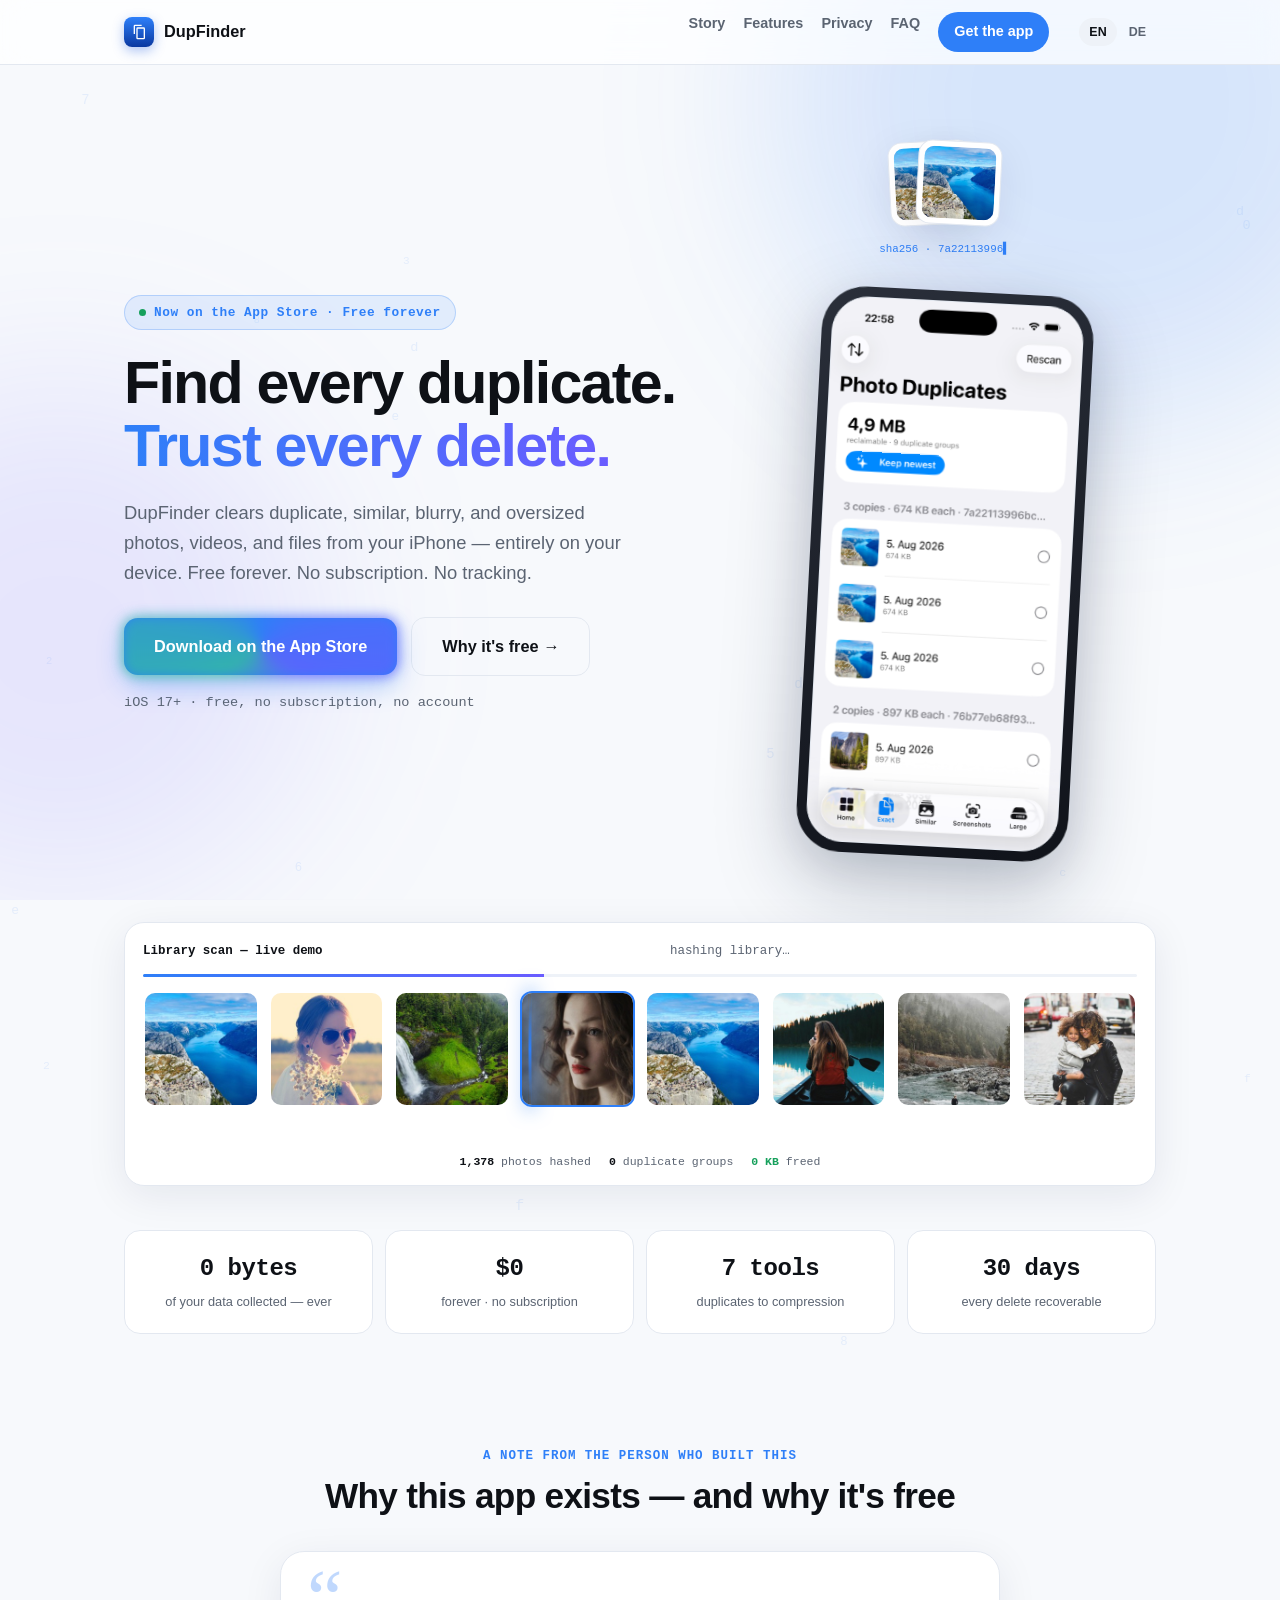
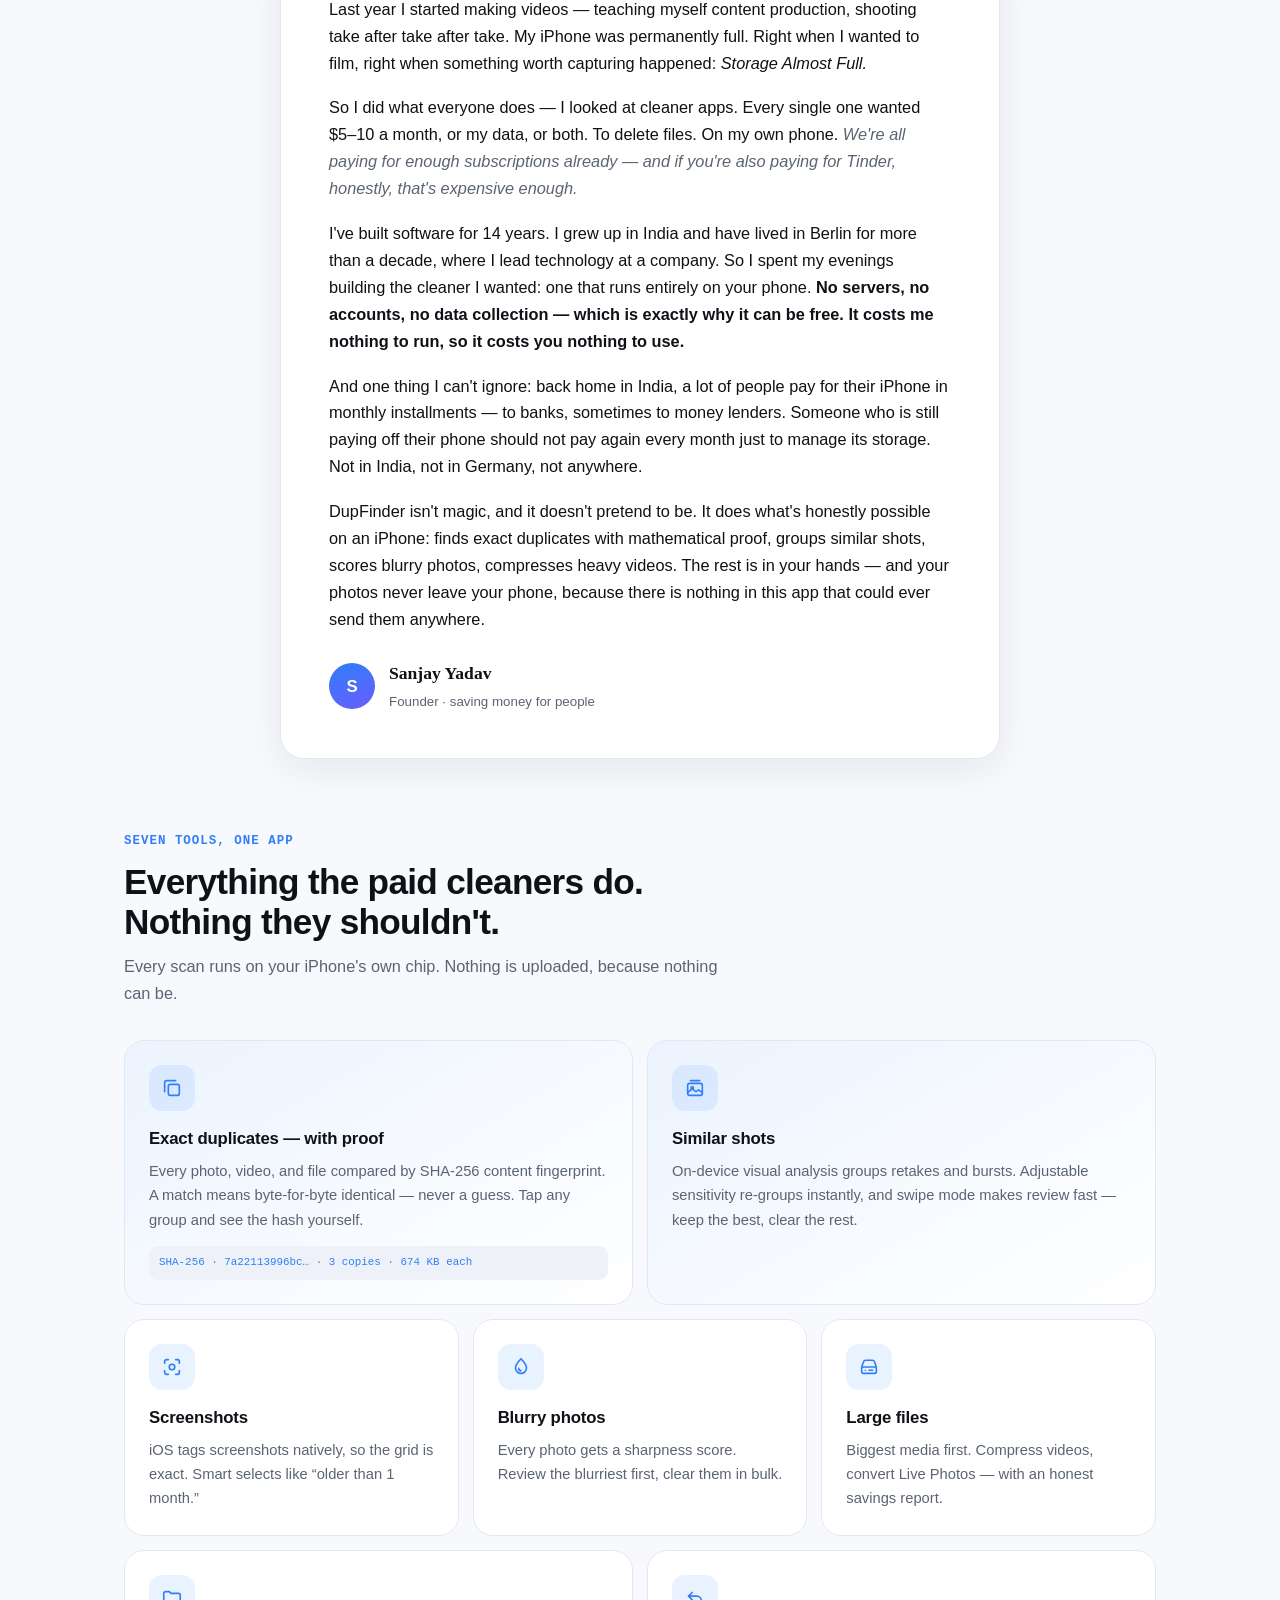
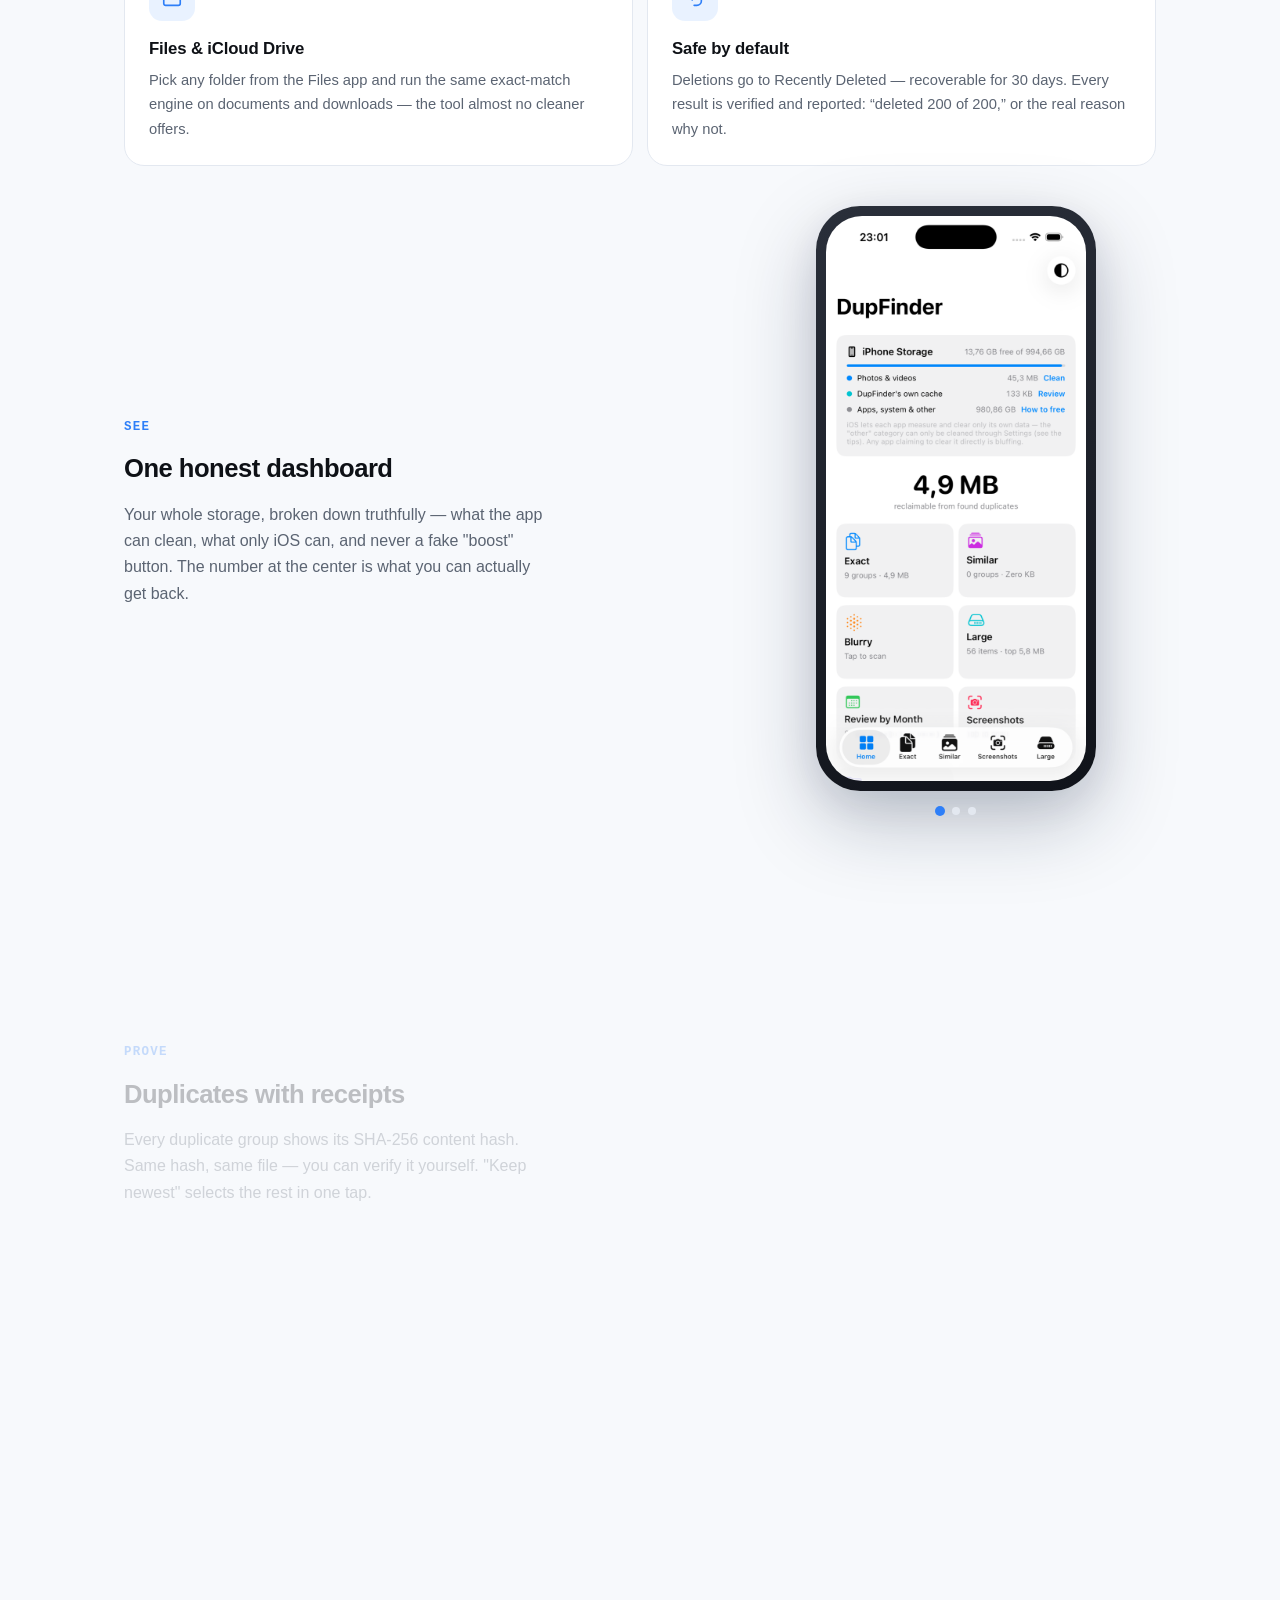
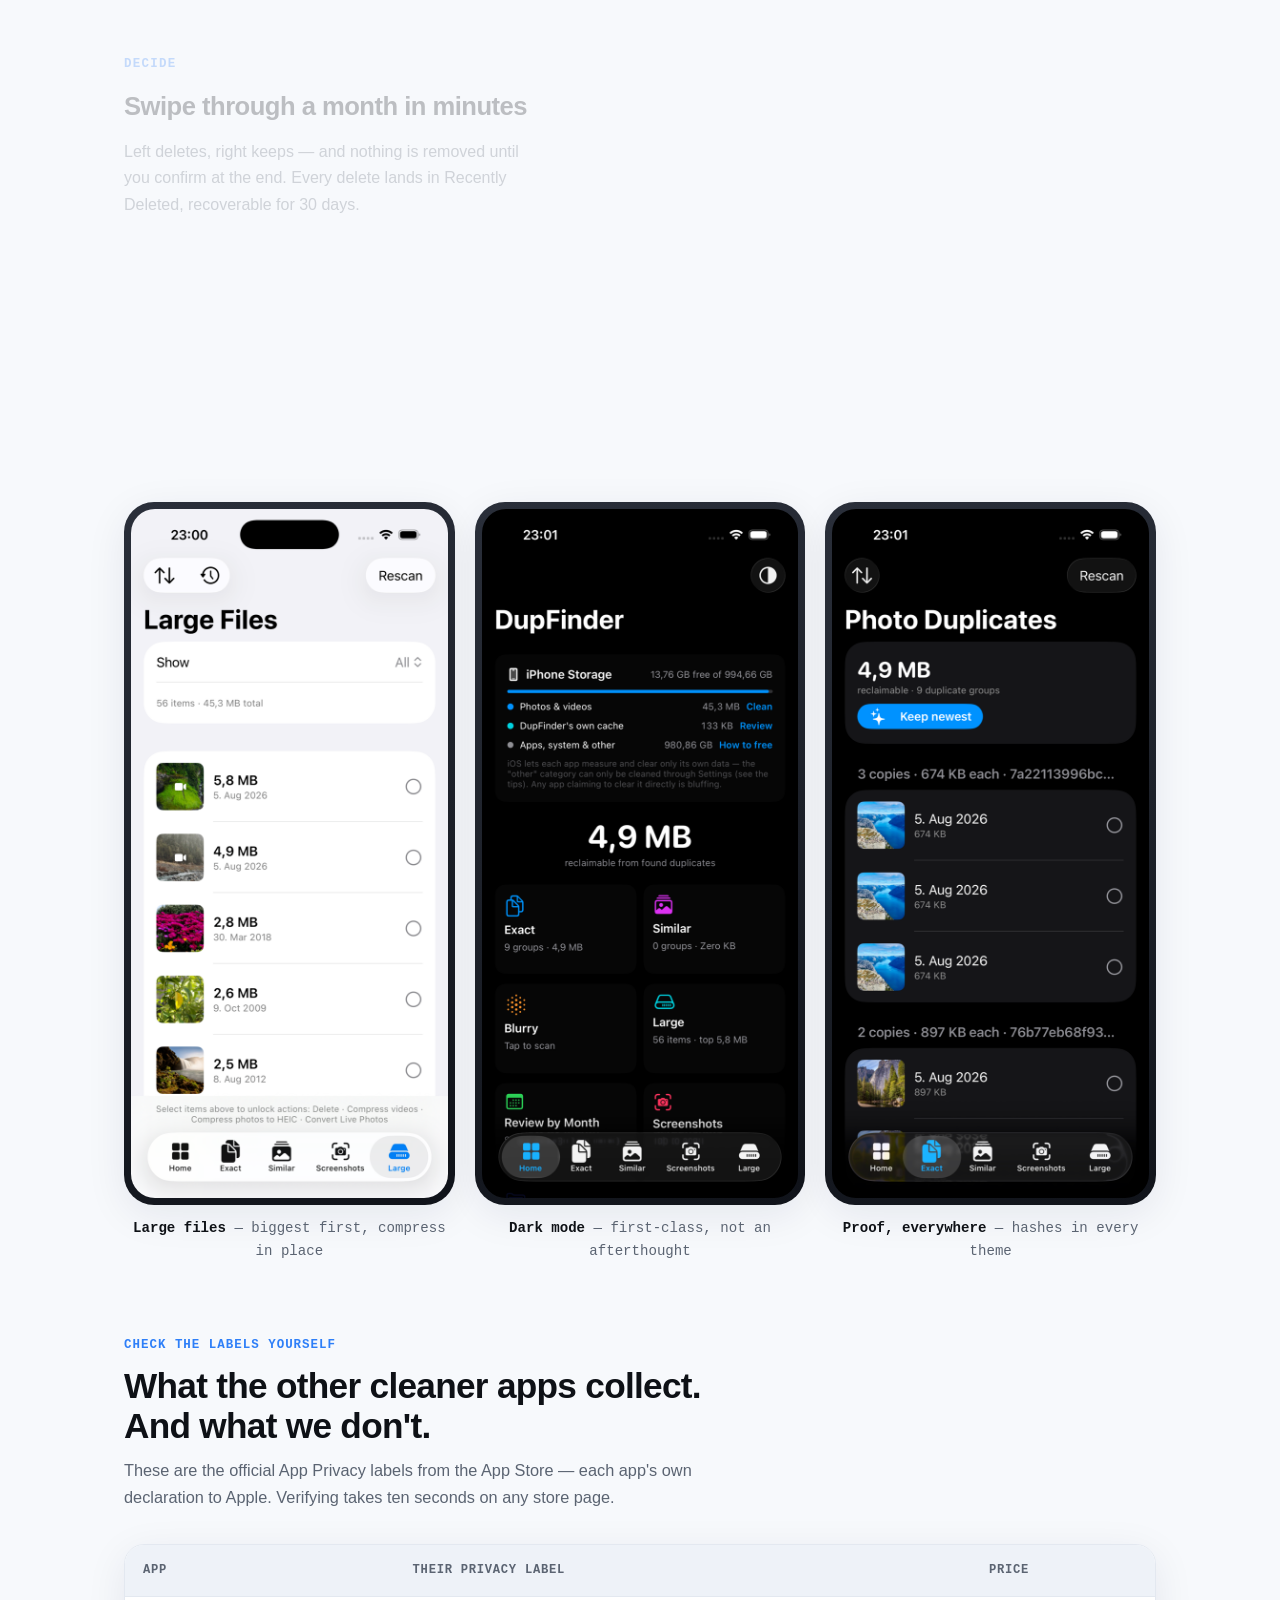
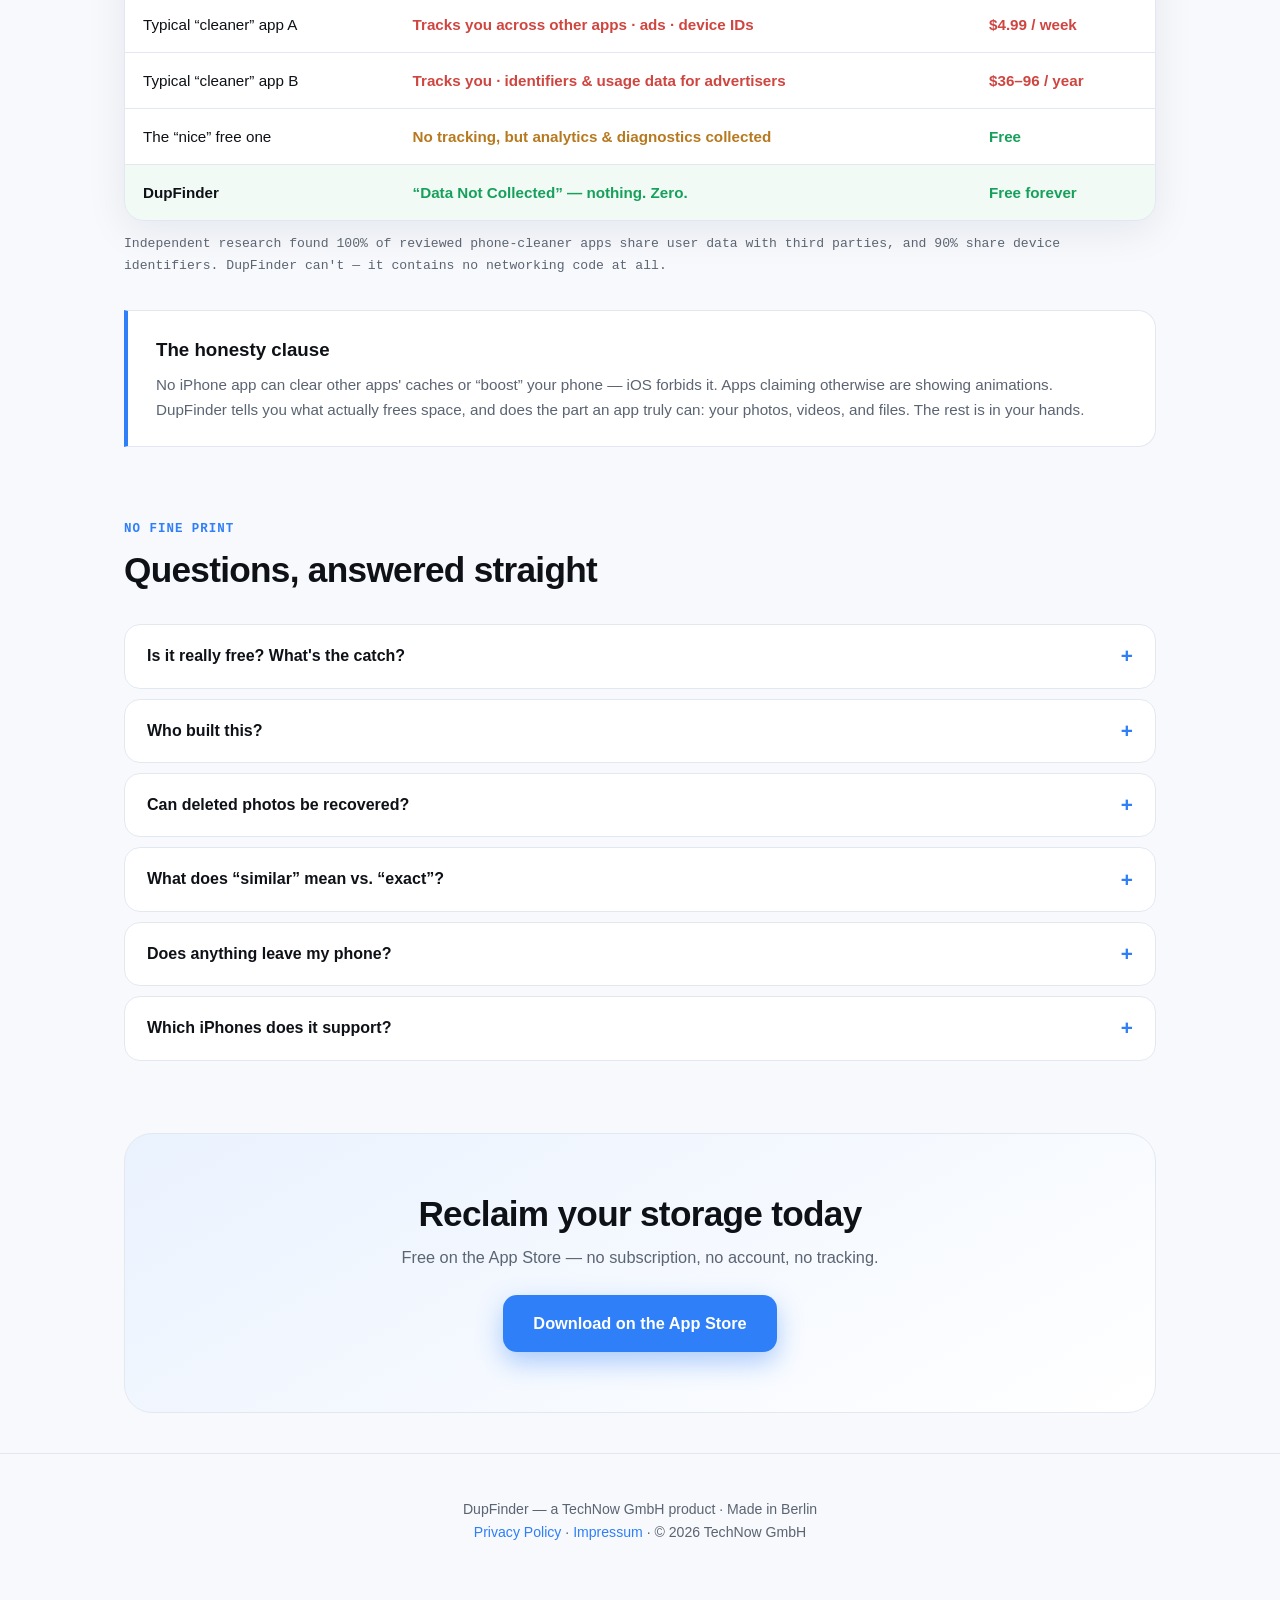
<file: index.html>
<!DOCTYPE html>
<html lang="en">
<head>
<meta charset="utf-8">
<meta name="viewport" content="width=device-width, initial-scale=1">
<title>DupFinder — Find every duplicate. Trust every delete.</title>
<meta name="description" content="DupFinder finds duplicate, similar, blurry, and oversized photos, videos, and files on your iPhone — entirely on-device. Free forever. No subscription. No tracking. No uploads. Ever.">
<link rel="alternate" hreflang="de" href="https://getdupfinder.com/de/">
<link rel="alternate" hreflang="en" href="https://getdupfinder.com/">
<meta name="apple-itunes-app" content="app-id=6796116419">
<link rel="canonical" href="https://getdupfinder.com/">
<meta property="og:type" content="website">
<meta property="og:site_name" content="DupFinder">
<meta property="og:title" content="DupFinder — Find every duplicate. Trust every delete.">
<meta property="og:description" content="Free forever. No subscription. No tracking. The iPhone cleaner that proves every duplicate with SHA-256 — and collects 0 bytes of your data.">
<meta property="og:url" content="https://getdupfinder.com/">
<meta property="og:image" content="https://getdupfinder.com/assets/og.png">
<meta property="og:image:width" content="1200">
<meta property="og:image:height" content="630">
<meta property="og:locale" content="en_US">
<meta name="twitter:card" content="summary_large_image">
<meta name="twitter:title" content="DupFinder — Find every duplicate. Trust every delete.">
<meta name="twitter:description" content="Free forever. No subscription. No tracking. The iPhone cleaner that proves every duplicate with SHA-256 — and collects 0 bytes of your data.">
<meta name="twitter:image" content="https://getdupfinder.com/assets/og.png">
<link rel="icon" type="image/png" sizes="32x32" href="assets/favicon-32.png">
<link rel="icon" type="image/png" sizes="192x192" href="assets/favicon-192.png">
<link rel="apple-touch-icon" href="assets/apple-touch-icon.png">
<link rel="stylesheet" href="style.css">
<script>
  (function () {
    try {
      var pref = localStorage.getItem("df-lang");
      if (pref === "en") return;
      if (pref === "de" || (navigator.language || "").toLowerCase().indexOf("de") === 0) {
        if (location.pathname.indexOf("/de/") === -1) location.replace("de/");
      }
    } catch (e) {}
  })();
</script>
</head>
<body>
<div class="aurora" aria-hidden="true"></div>

<nav>
  <div class="nav-inner">
    <a class="brand" href="#">
      <span class="mark"><svg viewBox="0 0 24 24"><path d="M16 1H6a2 2 0 0 0-2 2v12h2V3h10V1zm3 4H10a2 2 0 0 0-2 2v14a2 2 0 0 0 2 2h9a2 2 0 0 0 2-2V7a2 2 0 0 0-2-2zm0 16h-9V7h9v14z"/></svg></span>
      DupFinder
    </a>
    <div class="nav-links">
      <a href="#story">Story</a>
      <a href="#features">Features</a>
      <a href="#privacy">Privacy</a>
      <a href="#faq">FAQ</a>
      <a class="nav-cta" href="https://apps.apple.com/app/id6796116419">Get the app</a>
    </div>
    <div class="nav-lang">
      <span>EN</span>
      <a href="de/" onclick="try{localStorage.setItem('df-lang','de')}catch(e){}">DE</a>
    </div>
    <span id="navprog" aria-hidden="true"></span>
  </div>
</nav>

<header class="hero">
  <canvas id="hexfield" aria-hidden="true"></canvas>
  <div class="wrap hero-grid">
    <div>
      <span class="eyebrow"><span class="dot"></span>Now on the App Store · Free forever</span>
      <h1>Find every duplicate.<br><span class="grad">Trust every delete.</span></h1>
      <p class="tagline">DupFinder clears duplicate, similar, blurry, and oversized photos, videos, and files from your iPhone — entirely on your device. Free forever. No subscription. No tracking.</p>
      <div class="cta-row">
        <a class="cta glow" href="https://apps.apple.com/app/id6796116419">Download on the App Store</a>
        <a class="cta ghost" href="#story">Why it's free →</a>
      </div>
      <p class="cta-note">iOS 17+ · free, no subscription, no account</p>
    </div>

    <div class="phone-stage reveal">
      <div class="phone">
        <div class="screen">
          <picture>
            <source srcset="assets/exact_dark.png" media="(prefers-color-scheme: dark)">
            <img src="assets/exact_light.png" width="1206" height="2622"
                 alt="DupFinder's Photo Duplicates screen: 4.9 MB reclaimable in 9 duplicate groups, each group labeled with its SHA-256 content hash">
          </picture>
        </div>
      </div>
      <div class="pairproof" id="pairproof" aria-hidden="true">
        <div class="pp-cards">
          <div class="pp-card pp-1"><img src="assets/pair.jpg" alt=""></div>
          <div class="pp-card pp-2"><img src="assets/pair.jpg" alt=""></div>
        </div>
        <div class="pp-hash"></div>
        <span class="pp-chip">✓ byte-for-byte identical — keep one</span>
      </div>
    </div>
  </div>

  <div class="wrap scanstrip reveal">
    <div class="scan-frame"
         data-s-hash="hashing library…" data-s-cmp="comparing 3,412 hashes…"
         data-s-done="3,412 photos" data-s-clean="moving 1 copy to Recently Deleted…"
         data-s-bin="→ Recently Deleted" data-s-rec="recoverable"
         data-c-photos="photos hashed" data-c-groups="duplicate groups" data-c-freed="freed">
      <div class="scan-head">
        <b>Library scan — live demo</b>
        <span id="scancount">idle</span>
        <span class="found" id="scanfound"></span>
      </div>
      <div class="scan-row" id="scanrow">
        <div class="scan-ph"><img src="assets/t1.jpg" alt=""><span class="tag">7a221139…</span></div>
        <div class="scan-ph"><img src="assets/t2.jpg" alt=""><span class="tag">c41a90ef…</span></div>
        <div class="scan-ph"><img src="assets/t3.jpg" alt=""><span class="tag">0b77d1a2…</span></div>
        <div class="scan-ph"><img src="assets/t4.jpg" alt=""><span class="tag">e39f42bb…</span></div>
        <div class="scan-ph"><img src="assets/t5.jpg" alt=""><span class="tag">7a221139…</span></div>
        <div class="scan-ph"><img src="assets/t6.jpg" alt=""><span class="tag">918cc0d4…</span></div>
        <div class="scan-ph"><img src="assets/t7.jpg" alt=""><span class="tag">5d20af71…</span></div>
        <div class="scan-ph"><img src="assets/t8.jpg" alt=""><span class="tag">ab6631f8…</span></div>
        <div class="scan-beam" id="scanbeam"></div>
      </div>
      <div class="scan-verdict" id="scanverdict">✓ duplicate pair found — same hash 7a221139… · photos 1 &amp; 5 are byte-for-byte identical</div>
    </div>
  </div>

  <div class="wrap">
    <div class="stats reveal">
      <div class="stat"><b>0 bytes</b><small>of your data collected — ever</small></div>
      <div class="stat"><b>$0</b><small>forever · no subscription</small></div>
      <div class="stat"><b><span data-count="7">7</span> tools</b><small>duplicates to compression</small></div>
      <div class="stat"><b><span data-count="30">30</span> days</b><small>every delete recoverable</small></div>
    </div>
  </div>
</header>

<section id="story">
  <div class="wrap">
    <p class="sec-kicker" style="text-align:center">A note from the person who built this</p>
    <h2 style="text-align:center; margin-bottom:34px">Why this app exists — and why it's free</h2>
    <div class="letter reveal">
      <p>Last year I started making videos — teaching myself content production, shooting take after take after take. My iPhone was permanently full. Right when I wanted to film, right when something worth capturing happened: <em>Storage Almost Full.</em></p>
      <p>So I did what everyone does — I looked at cleaner apps. Every single one wanted $5–10 a month, or my data, or both. To delete files. On my own phone. <span class="aside">We're all paying for enough subscriptions already — and if you're also paying for Tinder, honestly, that's expensive enough.</span></p>
      <p>I've built software for 14 years. I grew up in India and have lived in Berlin for more than a decade, where I lead technology at a company. So I spent my evenings building the cleaner I wanted: one that runs entirely on your phone. <strong>No servers, no accounts, no data collection — which is exactly why it can be free. It costs me nothing to run, so it costs you nothing to use.</strong></p>
      <p>And one thing I can't ignore: back home in India, a lot of people pay for their iPhone in monthly installments — to banks, sometimes to money lenders. Someone who is still paying off their phone should not pay again every month just to manage its storage. Not in India, not in Germany, not anywhere.</p>
      <p>DupFinder isn't magic, and it doesn't pretend to be. It does what's honestly possible on an iPhone: finds exact duplicates with mathematical proof, groups similar shots, scores blurry photos, compresses heavy videos. The rest is in your hands — and your photos never leave your phone, because there is nothing in this app that could ever send them anywhere.</p>
      <div class="sig">
        <span class="ava">S</span>
        <span><b>Sanjay Yadav</b><small>Founder · saving money for people</small></span>
      </div>
    </div>
  </div>
</section>

<section id="features">
  <div class="wrap">
    <p class="sec-kicker">Seven tools, one app</p>
    <h2>Everything the paid cleaners do.<br>Nothing they shouldn't.</h2>
    <p class="lead">Every scan runs on your iPhone's own chip. Nothing is uploaded, because nothing can be.</p>
    <div class="bento reveal">
      <div class="b-card hero-card">
        <span class="icon"><svg viewBox="0 0 24 24"><rect x="8" y="8" width="12" height="12" rx="2"/><path d="M16 4H6a2 2 0 0 0-2 2v10"/></svg></span>
        <h3>Exact duplicates — with proof</h3>
        <p>Every photo, video, and file compared by SHA-256 content fingerprint. A match means byte-for-byte identical — never a guess. Tap any group and see the hash yourself.</p>
        <div class="proof">SHA-256 · 7a22113996bc… · 3 copies · 674 KB each</div>
      </div>
      <div class="b-card hero-card">
        <span class="icon"><svg viewBox="0 0 24 24"><rect x="4" y="7" width="16" height="13" rx="2"/><path d="M7 4h10"/><circle cx="9" cy="12" r="1.4"/><path d="M4 17l5-4 4 3 3-2 4 3"/></svg></span>
        <h3>Similar shots</h3>
        <p>On-device visual analysis groups retakes and bursts. Adjustable sensitivity re-groups instantly, and swipe mode makes review fast — keep the best, clear the rest.</p>
      </div>
      <div class="b-card">
        <span class="icon"><svg viewBox="0 0 24 24"><path d="M4 8V6a2 2 0 0 1 2-2h2"/><path d="M16 4h2a2 2 0 0 1 2 2v2"/><path d="M20 16v2a2 2 0 0 1-2 2h-2"/><path d="M8 20H6a2 2 0 0 1-2-2v-2"/><circle cx="12" cy="12" r="3"/></svg></span>
        <h3>Screenshots</h3>
        <p>iOS tags screenshots natively, so the grid is exact. Smart selects like “older than 1 month.”</p>
      </div>
      <div class="b-card">
        <span class="icon"><svg viewBox="0 0 24 24"><path d="M12 3s6 6.3 6 10a6 6 0 0 1-12 0c0-3.7 6-10 6-10z"/><path d="M9.5 13.5a2.5 2.5 0 0 0 2.5 2.5"/></svg></span>
        <h3>Blurry photos</h3>
        <p>Every photo gets a sharpness score. Review the blurriest first, clear them in bulk.</p>
      </div>
      <div class="b-card">
        <span class="icon"><svg viewBox="0 0 24 24"><path d="M4 12l2.2-6a2 2 0 0 1 1.9-1.4h7.8a2 2 0 0 1 1.9 1.4L20 12"/><rect x="4" y="12" width="16" height="7" rx="2"/><path d="M8 15.5h.01"/><path d="M12 15.5h4"/></svg></span>
        <h3>Large files</h3>
        <p>Biggest media first. Compress videos, convert Live Photos — with an honest savings report.</p>
      </div>
      <div class="b-card wide">
        <span class="icon"><svg viewBox="0 0 24 24"><path d="M3 7a2 2 0 0 1 2-2h4l2 2h8a2 2 0 0 1 2 2v9a2 2 0 0 1-2 2H5a2 2 0 0 1-2-2z"/></svg></span>
        <h3>Files &amp; iCloud Drive</h3>
        <p>Pick any folder from the Files app and run the same exact-match engine on documents and downloads — the tool almost no cleaner offers.</p>
      </div>
      <div class="b-card wide">
        <span class="icon"><svg viewBox="0 0 24 24"><path d="M9 14l-4-4 4-4"/><path d="M5 10h9a5 5 0 0 1 0 10h-3"/></svg></span>
        <h3>Safe by default</h3>
        <p>Deletions go to Recently Deleted — recoverable for 30 days. Every result is verified and reported: “deleted 200 of 200,” or the real reason why not.</p>
      </div>
    </div>

    <div class="scrolly" style="margin-top:40px">
      <div class="scrolly-steps" id="scrollysteps">
        <div class="step active">
          <div class="kicker">See</div>
          <h3>One honest dashboard</h3>
          <p>Your whole storage, broken down truthfully — what the app can clean, what only iOS can, and never a fake "boost" button. The number at the center is what you can actually get back.</p>
        </div>
        <div class="step">
          <div class="kicker">Prove</div>
          <h3>Duplicates with receipts</h3>
          <p>Every duplicate group shows its SHA-256 content hash. Same hash, same file — you can verify it yourself. "Keep newest" selects the rest in one tap.</p>
        </div>
        <div class="step">
          <div class="kicker">Decide</div>
          <h3>Swipe through a month in minutes</h3>
          <p>Left deletes, right keeps — and nothing is removed until you confirm at the end. Every delete lands in Recently Deleted, recoverable for 30 days.</p>
        </div>
      </div>
      <div class="scrolly-phone">
        <div class="scrolly-stick">
          <div>
            <div class="frame">
              <div class="frame-screen" id="scrollyscreen">
                <img class="base show" src="assets/home_light.png" alt="DupFinder dashboard">
                <img src="assets/exact_light.png" loading="lazy" alt="Exact duplicates with SHA-256 hashes">
                <img src="assets/swipe_light.png" loading="lazy" alt="Swipe review — keep or delete">
              </div>
            </div>
            <div class="scrolly-dots" id="scrollydots"><span class="on"></span><span></span><span></span></div>
          </div>
        </div>
      </div>
    </div>

    <div class="shots reveal" style="margin-top:60px">
      <div class="shot"><figure>
        <div class="frame"><img src="assets/large_light.png" loading="lazy" alt="Large Files screen listing the biggest videos and photos first"></div>
        <figcaption><b>Large files</b> — biggest first, compress in place</figcaption>
      </figure></div>
      <div class="shot"><figure>
        <div class="frame"><img src="assets/home_dark.png" loading="lazy" alt="DupFinder home dashboard in dark mode"></div>
        <figcaption><b>Dark mode</b> — first-class, not an afterthought</figcaption>
      </figure></div>
      <div class="shot"><figure>
        <div class="frame"><img src="assets/exact_dark.png" loading="lazy" alt="Exact duplicates screen in dark mode"></div>
        <figcaption><b>Proof, everywhere</b> — hashes in every theme</figcaption>
      </figure></div>
    </div>
  </div>
</section>

<section id="privacy">
  <div class="wrap">
    <p class="sec-kicker">Check the labels yourself</p>
    <h2>What the other cleaner apps collect.<br>And what we don't.</h2>
    <p class="lead">These are the official App Privacy labels from the App Store — each app's own declaration to Apple. Verifying takes ten seconds on any store page.</p>
    <div class="table-card reveal">
      <div class="table-scroll">
        <table>
          <tr><th>App</th><th>Their privacy label</th><th>Price</th></tr>
          <tr><td>Typical “cleaner” app A</td><td class="no">Tracks you across other apps · ads · device IDs</td><td class="no">$4.99 / week</td></tr>
          <tr><td>Typical “cleaner” app B</td><td class="no">Tracks you · identifiers &amp; usage data for advertisers</td><td class="no">$36–96 / year</td></tr>
          <tr><td>The “nice” free one</td><td class="warn">No tracking, but analytics &amp; diagnostics collected</td><td class="yes">Free</td></tr>
          <tr class="self"><td><strong>DupFinder</strong></td><td class="yes">“Data Not Collected” — nothing. Zero.</td><td class="yes">Free forever</td></tr>
        </table>
      </div>
    </div>
    <p class="table-note">Independent research found 100% of reviewed phone-cleaner apps share user data with third parties, and 90% share device identifiers. DupFinder can't — it contains no networking code at all.</p>

    <div class="honest reveal" style="margin-top:34px">
      <h3 style="margin-bottom:6px">The honesty clause</h3>
      <p style="color:var(--muted); font-size:.95rem">No iPhone app can clear other apps' caches or “boost” your phone — iOS forbids it. Apps claiming otherwise are showing animations. DupFinder tells you what actually frees space, and does the part an app truly can: your photos, videos, and files. The rest is in your hands.</p>
    </div>
  </div>
</section>

<section id="faq">
  <div class="wrap">
    <p class="sec-kicker">No fine print</p>
    <h2>Questions, answered straight</h2>
    <p class="lead"></p>
    <div class="reveal">
      <details><summary>Is it really free? What's the catch?</summary><p>Free forever, no catch — and here's why that's believable: the app has no servers, no cloud, no compute costs. Everything runs on your phone, so there is nothing for anyone to pay for. It cost a few weeks of one engineer's work, and that's already paid.</p></details>
      <details><summary>Who built this?</summary><p>Sanjay Yadav — founder, 14 years in tech, grew up in India, based in Berlin for over a decade. DupFinder is a product of TechNow GmbH, Berlin — but it began as one person’s evenings, and he still uses it on his own phone every week.</p></details>
      <details><summary>Can deleted photos be recovered?</summary><p>Yes — every deletion goes through iOS's own confirmation and lands in Recently Deleted, where it's recoverable for about 30 days.</p></details>
      <details><summary>What does “similar” mean vs. “exact”?</summary><p>Exact = identical file content, proven by SHA-256 hash. Similar = visually near-identical retakes and bursts found by on-device analysis — clearly separated in the app so you always know which is which.</p></details>
      <details><summary>Does anything leave my phone?</summary><p>No. The app has no networking code, so scanning, analysis, and deletion all happen on your device. There is nothing to opt out of because nothing is collected.</p></details>
      <details><summary>Which iPhones does it support?</summary><p>iPhone running iOS 17 or later.</p></details>
    </div>

    <div class="final reveal">
      <h2>Reclaim your storage today</h2>
      <p class="lead" style="margin:8px auto 24px; max-width:none">Free on the App Store — no subscription, no account, no tracking.</p>
      <a class="cta" href="https://apps.apple.com/app/id6796116419">Download on the App Store</a>
    </div>
  </div>
</section>

<footer>
  <div class="wrap">
    DupFinder — a TechNow GmbH product · Made in Berlin<br>
    <a href="privacy.html">Privacy Policy</a> · <a href="impressum.html">Impressum</a> · © 2026 TechNow GmbH
  </div>
</footer>

<script src="fx.js"></script>
<script data-goatcounter="https://dupfinder.goatcounter.com/count" async src="//gc.zgo.at/count.js"></script>
</body>
</html>
</file>
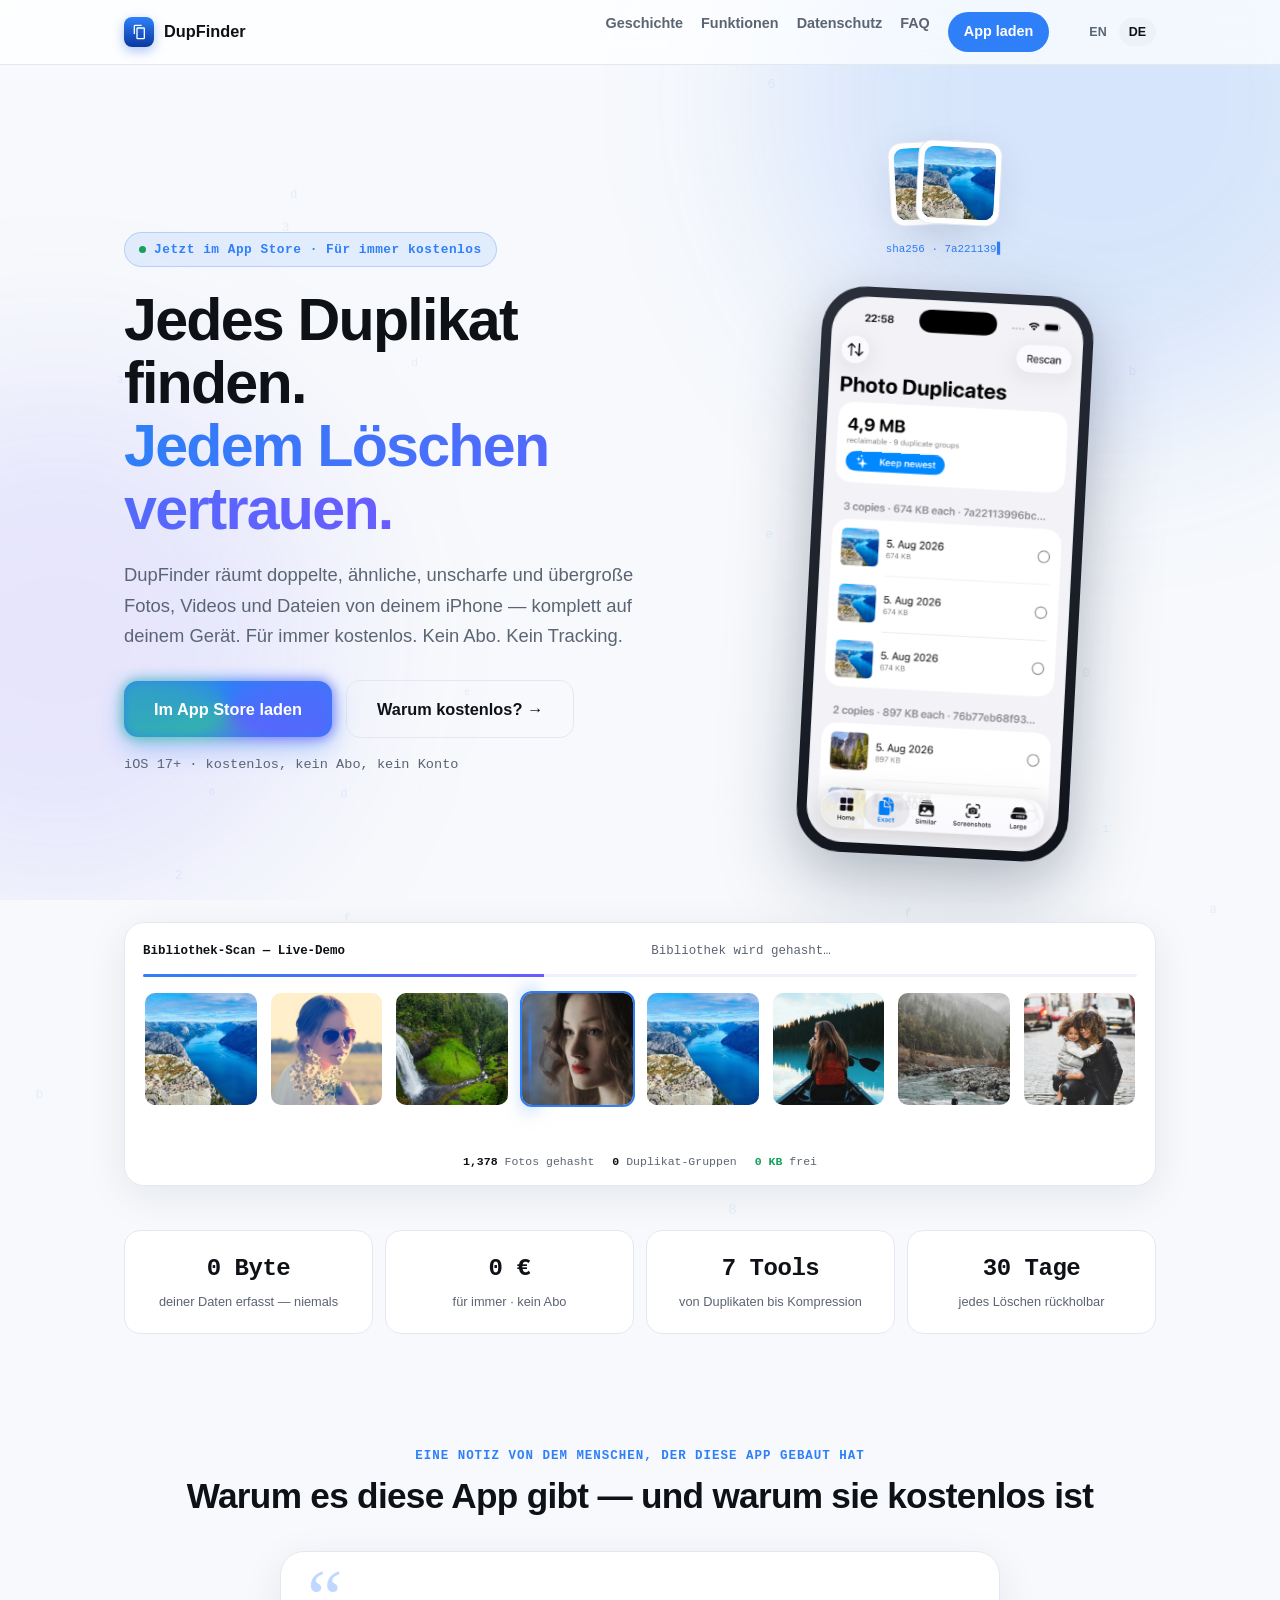
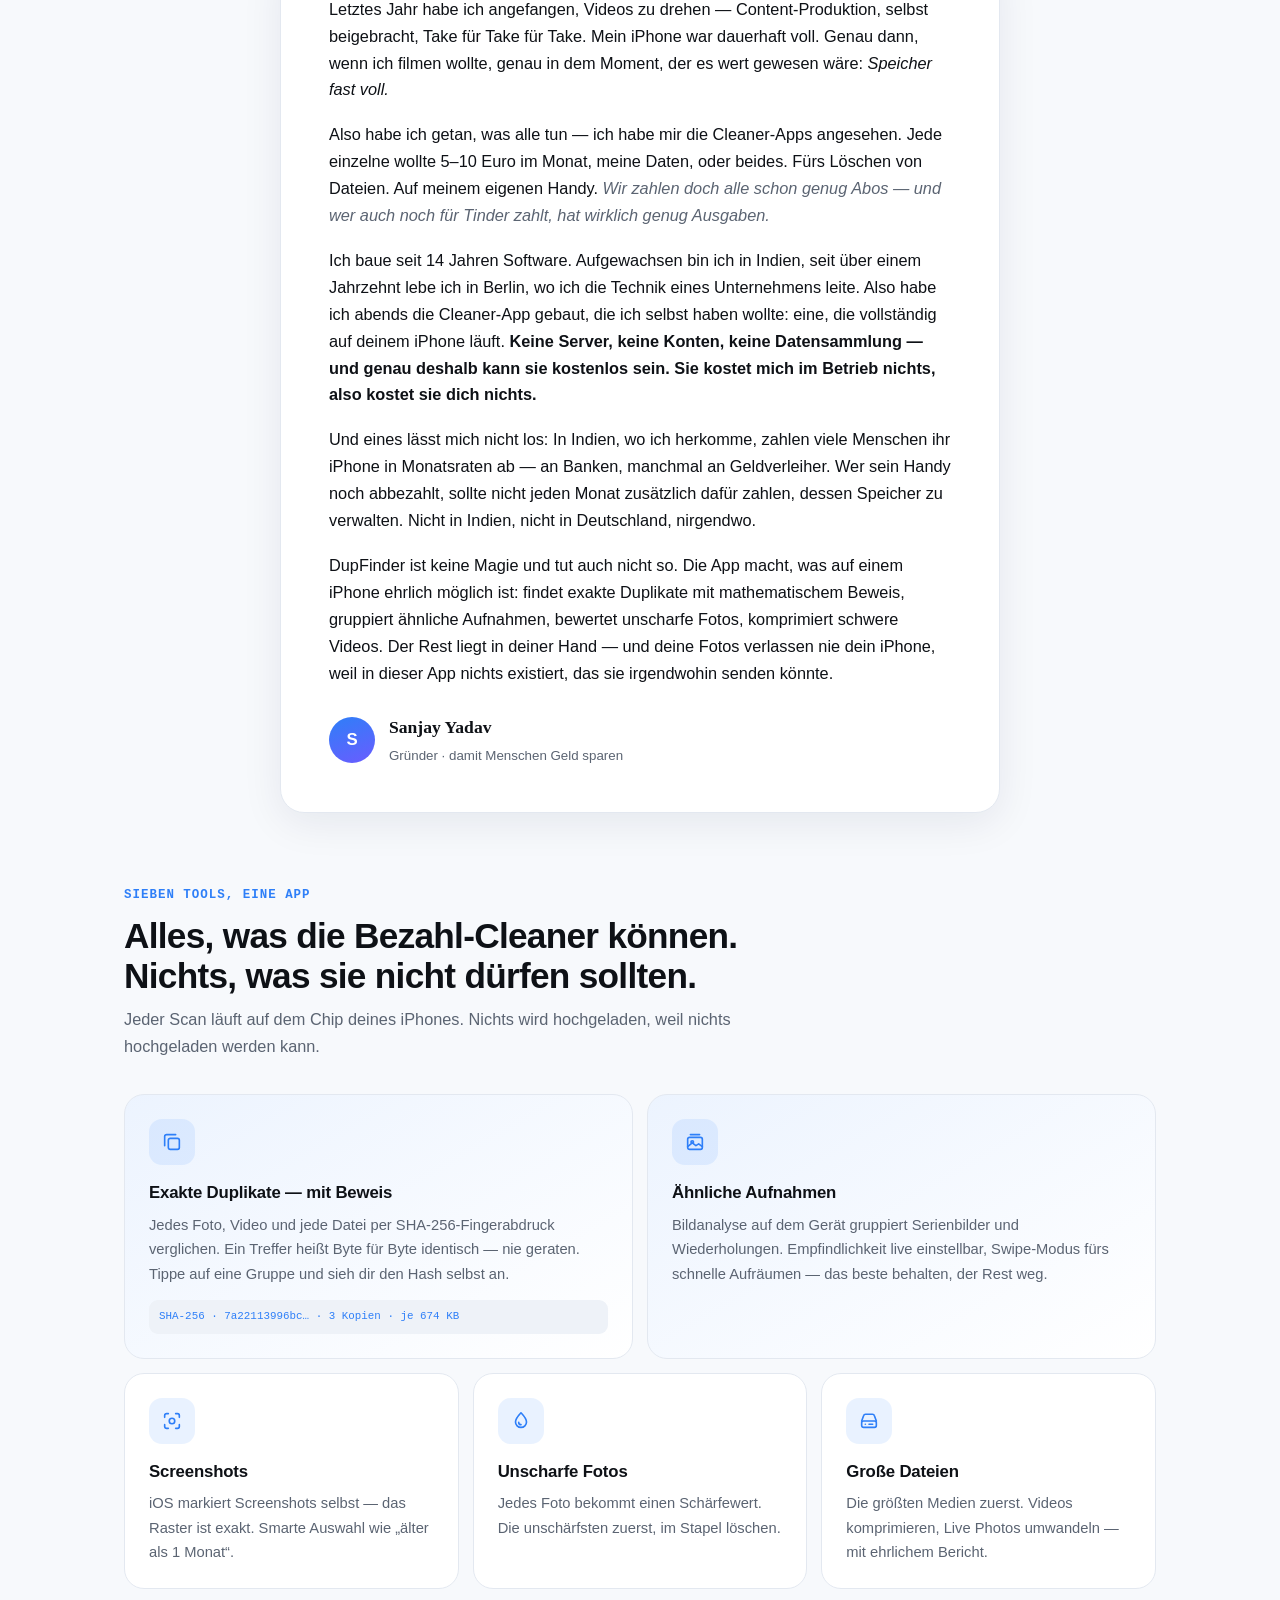
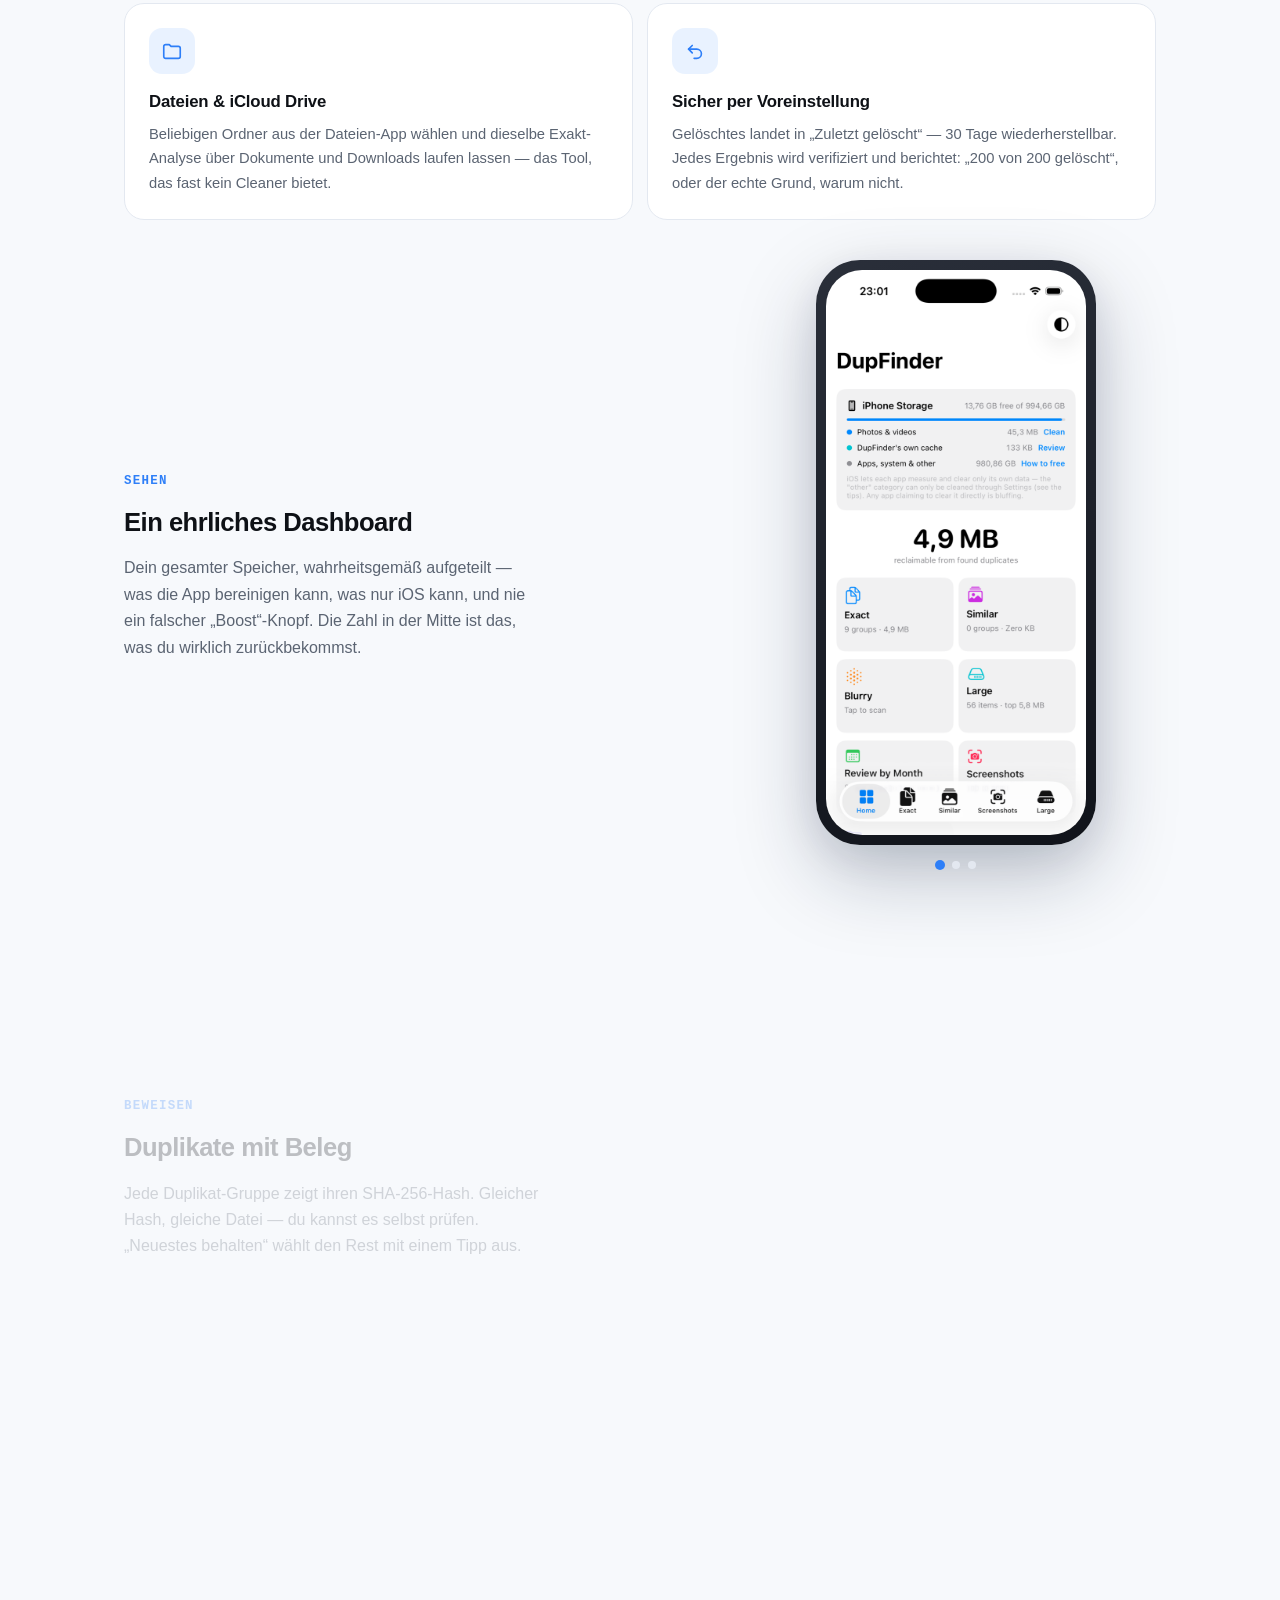
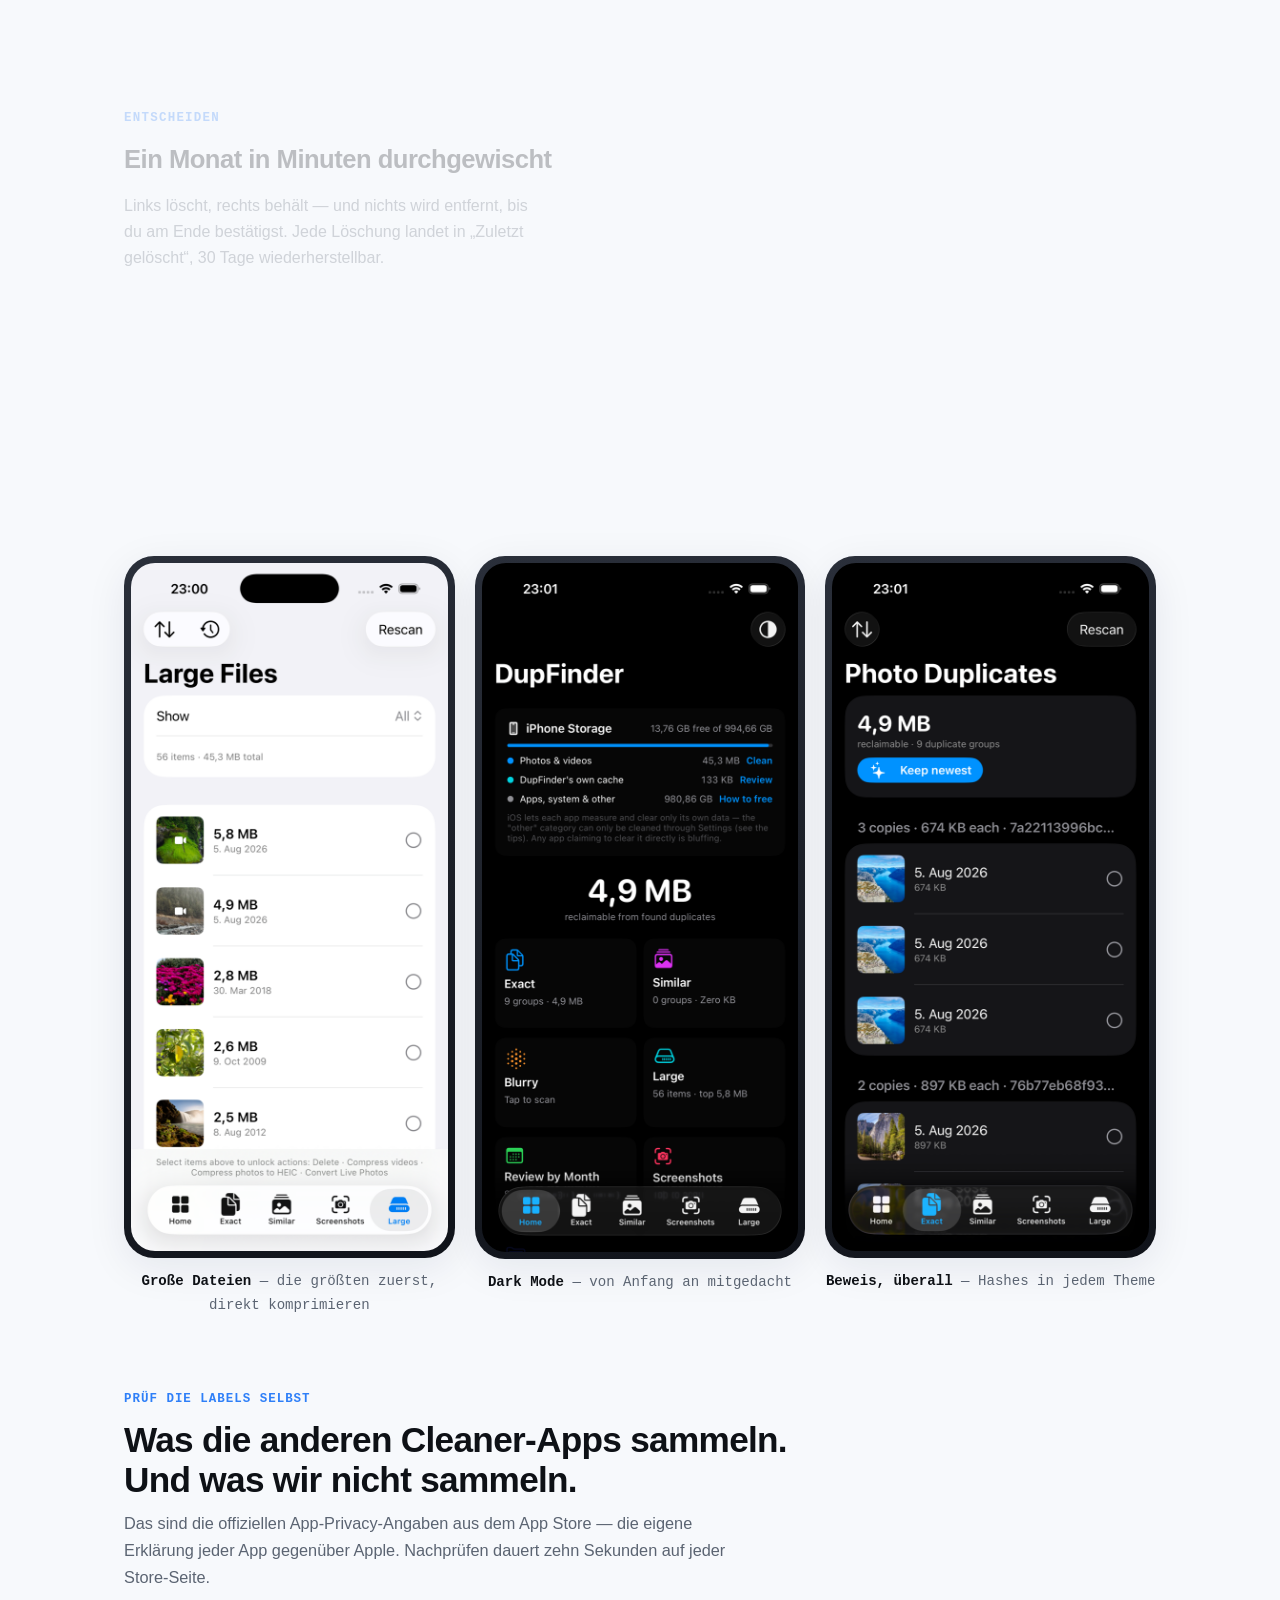
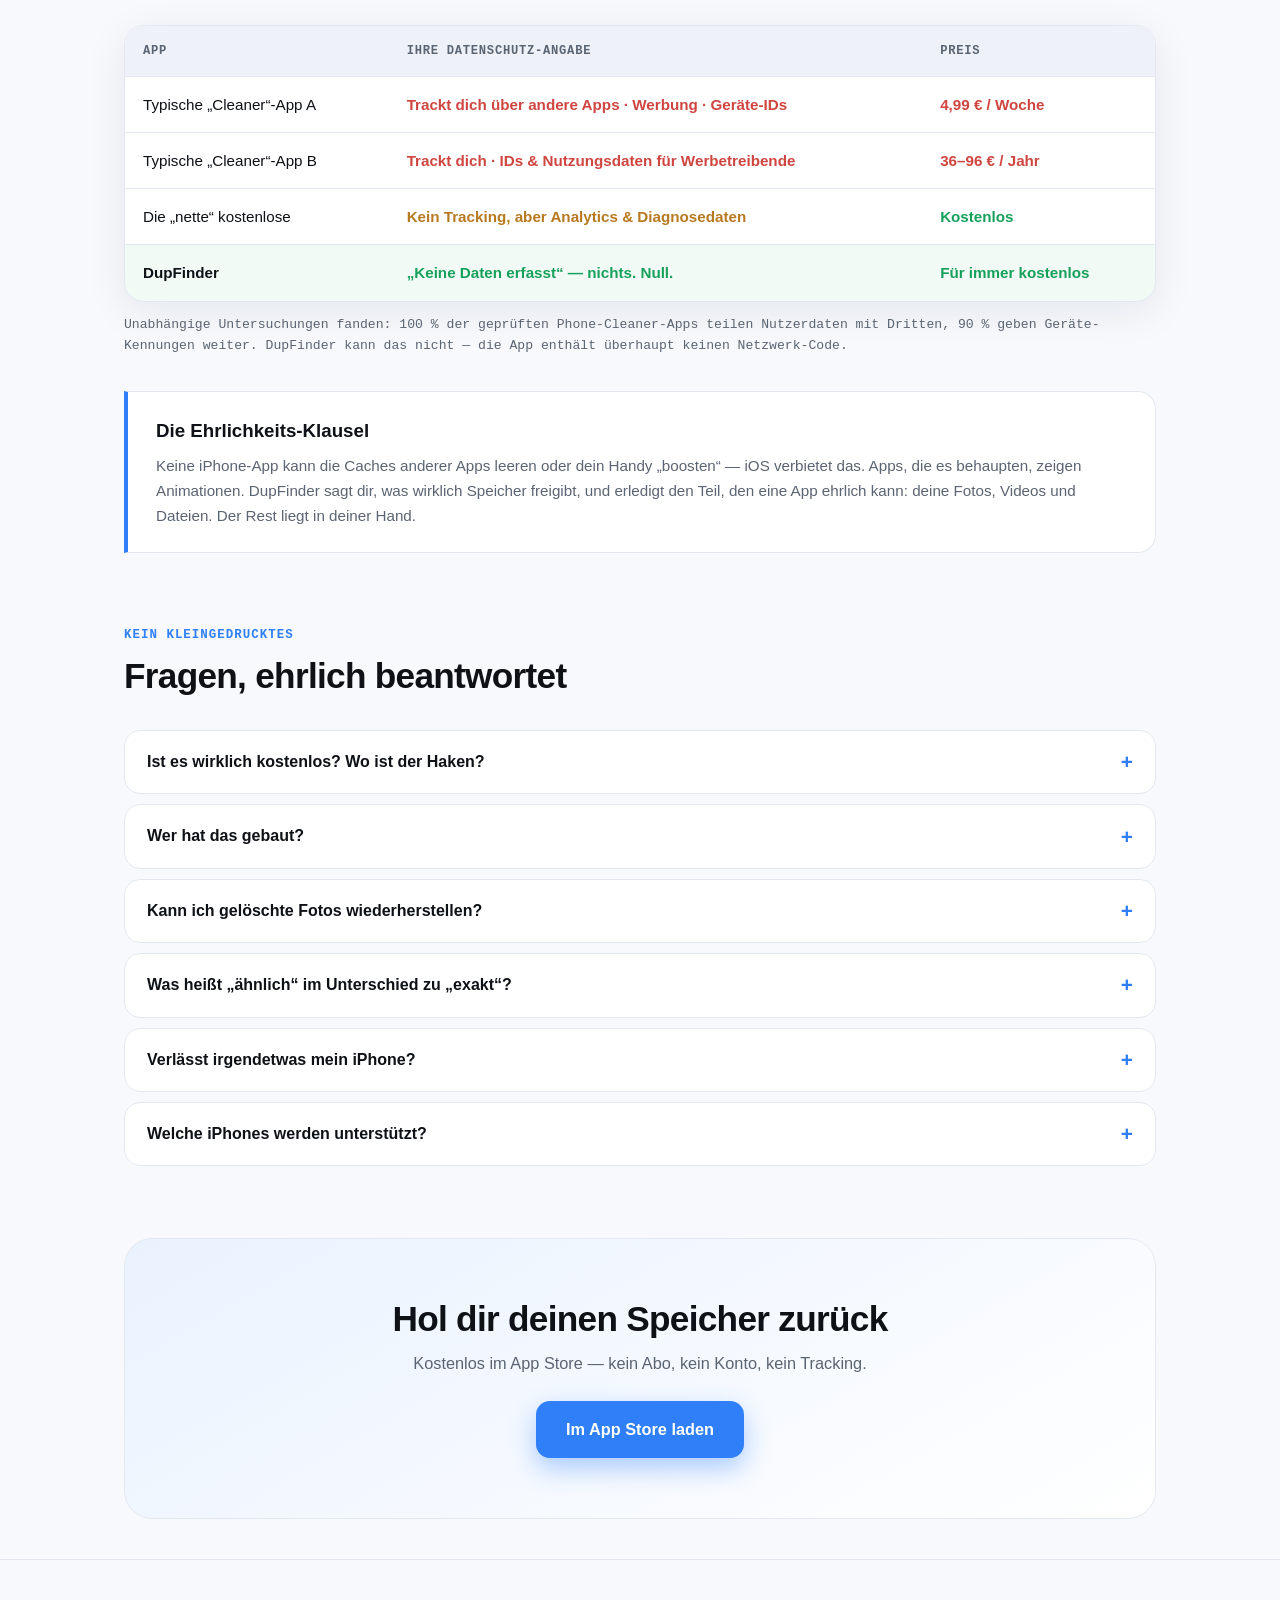
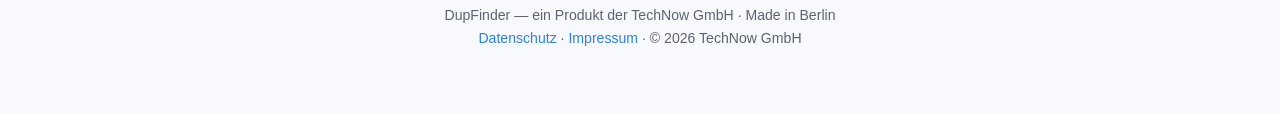
<file: de/index.html>
<!DOCTYPE html>
<html lang="de">
<head>
<meta charset="utf-8">
<meta name="viewport" content="width=device-width, initial-scale=1">
<title>DupFinder — Jedes Duplikat finden. Jedem Löschen vertrauen.</title>
<meta name="description" content="DupFinder findet doppelte, ähnliche, unscharfe und übergroße Fotos, Videos und Dateien auf deinem iPhone — komplett auf dem Gerät. Für immer kostenlos. Kein Abo. Kein Tracking. Keine Uploads. Niemals.">
<link rel="alternate" hreflang="en" href="https://getdupfinder.com/">
<link rel="alternate" hreflang="de" href="https://getdupfinder.com/de/">
<meta name="apple-itunes-app" content="app-id=6796116419">
<link rel="canonical" href="https://getdupfinder.com/de/">
<meta property="og:type" content="website">
<meta property="og:site_name" content="DupFinder">
<meta property="og:title" content="DupFinder — Jedes Duplikat finden. Jedem Löschen vertrauen.">
<meta property="og:description" content="Für immer kostenlos. Kein Abo. Kein Tracking. Der iPhone-Cleaner, der jedes Duplikat per SHA-256 beweist — und 0 Byte deiner Daten erfasst.">
<meta property="og:url" content="https://getdupfinder.com/de/">
<meta property="og:image" content="https://getdupfinder.com/assets/og.png">
<meta property="og:image:width" content="1200">
<meta property="og:image:height" content="630">
<meta property="og:locale" content="de_DE">
<meta name="twitter:card" content="summary_large_image">
<meta name="twitter:title" content="DupFinder — Jedes Duplikat finden. Jedem Löschen vertrauen.">
<meta name="twitter:description" content="Für immer kostenlos. Kein Abo. Kein Tracking. Der iPhone-Cleaner, der jedes Duplikat per SHA-256 beweist — und 0 Byte deiner Daten erfasst.">
<meta name="twitter:image" content="https://getdupfinder.com/assets/og.png">
<link rel="icon" type="image/png" sizes="32x32" href="../assets/favicon-32.png">
<link rel="icon" type="image/png" sizes="192x192" href="../assets/favicon-192.png">
<link rel="apple-touch-icon" href="../assets/apple-touch-icon.png">
<link rel="stylesheet" href="../style.css">
</head>
<body>
<div class="aurora" aria-hidden="true"></div>

<nav>
  <div class="nav-inner">
    <a class="brand" href="#">
      <span class="mark"><svg viewBox="0 0 24 24"><path d="M16 1H6a2 2 0 0 0-2 2v12h2V3h10V1zm3 4H10a2 2 0 0 0-2 2v14a2 2 0 0 0 2 2h9a2 2 0 0 0 2-2V7a2 2 0 0 0-2-2zm0 16h-9V7h9v14z"/></svg></span>
      DupFinder
    </a>
    <div class="nav-links">
      <a href="#story">Geschichte</a>
      <a href="#features">Funktionen</a>
      <a href="#privacy">Datenschutz</a>
      <a href="#faq">FAQ</a>
      <a class="nav-cta" href="https://apps.apple.com/app/id6796116419">App laden</a>
    </div>
    <div class="nav-lang">
      <a href="../" onclick="try{localStorage.setItem('df-lang','en')}catch(e){}">EN</a>
      <span>DE</span>
    </div>
    <span id="navprog" aria-hidden="true"></span>
  </div>
</nav>

<header class="hero">
  <canvas id="hexfield" aria-hidden="true"></canvas>
  <div class="wrap hero-grid">
    <div>
      <span class="eyebrow"><span class="dot"></span>Jetzt im App Store · Für immer kostenlos</span>
      <h1>Jedes Duplikat finden.<br><span class="grad">Jedem Löschen vertrauen.</span></h1>
      <p class="tagline">DupFinder räumt doppelte, ähnliche, unscharfe und übergroße Fotos, Videos und Dateien von deinem iPhone — komplett auf deinem Gerät. Für immer kostenlos. Kein Abo. Kein Tracking.</p>
      <div class="cta-row">
        <a class="cta glow" href="https://apps.apple.com/app/id6796116419">Im App Store laden</a>
        <a class="cta ghost" href="#story">Warum kostenlos? →</a>
      </div>
      <p class="cta-note">iOS 17+ · kostenlos, kein Abo, kein Konto</p>
    </div>

    <div class="phone-stage reveal">
      <div class="phone">
        <div class="screen">
          <picture>
            <source srcset="../assets/exact_dark.png" media="(prefers-color-scheme: dark)">
            <img src="../assets/exact_light.png" width="1206" height="2622"
                 alt="DupFinders Foto-Duplikate-Ansicht: 4,9 MB rückholbar in 9 Duplikat-Gruppen, jede Gruppe mit ihrem SHA-256-Hash beschriftet">
          </picture>
        </div>
      </div>
      <div class="pairproof" id="pairproof" aria-hidden="true">
        <div class="pp-cards">
          <div class="pp-card pp-1"><img src="../assets/pair.jpg" alt=""></div>
          <div class="pp-card pp-2"><img src="../assets/pair.jpg" alt=""></div>
        </div>
        <div class="pp-hash"></div>
        <span class="pp-chip">✓ Byte für Byte identisch — eins behalten</span>
      </div>
    </div>
  </div>

  <div class="wrap scanstrip reveal">
    <div class="scan-frame"
         data-s-hash="Bibliothek wird gehasht…" data-s-cmp="3.412 Hashes werden verglichen…"
         data-s-done="3.412 Fotos" data-s-clean="1 Kopie wandert in „Zuletzt gelöscht“…"
         data-s-bin="→ Zuletzt gelöscht" data-s-rec="rückholbar"
         data-c-photos="Fotos gehasht" data-c-groups="Duplikat-Gruppen" data-c-freed="frei">
      <div class="scan-head">
        <b>Bibliothek-Scan — Live-Demo</b>
        <span id="scancount">bereit</span>
        <span class="found" id="scanfound"></span>
      </div>
      <div class="scan-row" id="scanrow">
        <div class="scan-ph"><img src="../assets/t1.jpg" alt=""><span class="tag">7a221139…</span></div>
        <div class="scan-ph"><img src="../assets/t2.jpg" alt=""><span class="tag">c41a90ef…</span></div>
        <div class="scan-ph"><img src="../assets/t3.jpg" alt=""><span class="tag">0b77d1a2…</span></div>
        <div class="scan-ph"><img src="../assets/t4.jpg" alt=""><span class="tag">e39f42bb…</span></div>
        <div class="scan-ph"><img src="../assets/t5.jpg" alt=""><span class="tag">7a221139…</span></div>
        <div class="scan-ph"><img src="../assets/t6.jpg" alt=""><span class="tag">918cc0d4…</span></div>
        <div class="scan-ph"><img src="../assets/t7.jpg" alt=""><span class="tag">5d20af71…</span></div>
        <div class="scan-ph"><img src="../assets/t8.jpg" alt=""><span class="tag">ab6631f8…</span></div>
        <div class="scan-beam" id="scanbeam"></div>
      </div>
      <div class="scan-verdict" id="scanverdict">✓ Duplikat-Paar gefunden — gleicher Hash 7a221139… · Foto 1 &amp; 5 sind Byte für Byte identisch</div>
    </div>
  </div>

  <div class="wrap">
    <div class="stats reveal">
      <div class="stat"><b>0 Byte</b><small>deiner Daten erfasst — niemals</small></div>
      <div class="stat"><b>0 €</b><small>für immer · kein Abo</small></div>
      <div class="stat"><b><span data-count="7">7</span> Tools</b><small>von Duplikaten bis Kompression</small></div>
      <div class="stat"><b><span data-count="30">30</span> Tage</b><small>jedes Löschen rückholbar</small></div>
    </div>
  </div>
</header>

<section id="story">
  <div class="wrap">
    <p class="sec-kicker" style="text-align:center">Eine Notiz von dem Menschen, der diese App gebaut hat</p>
    <h2 style="text-align:center; margin-bottom:34px">Warum es diese App gibt — und warum sie kostenlos ist</h2>
    <div class="letter reveal">
      <p>Letztes Jahr habe ich angefangen, Videos zu drehen — Content-Produktion, selbst beigebracht, Take für Take für Take. Mein iPhone war dauerhaft voll. Genau dann, wenn ich filmen wollte, genau in dem Moment, der es wert gewesen wäre: <em>Speicher fast voll.</em></p>
      <p>Also habe ich getan, was alle tun — ich habe mir die Cleaner-Apps angesehen. Jede einzelne wollte 5–10&nbsp;Euro im Monat, meine Daten, oder beides. Fürs Löschen von Dateien. Auf meinem eigenen Handy. <span class="aside">Wir zahlen doch alle schon genug Abos — und wer auch noch für Tinder zahlt, hat wirklich genug Ausgaben.</span></p>
      <p>Ich baue seit 14 Jahren Software. Aufgewachsen bin ich in Indien, seit über einem Jahrzehnt lebe ich in Berlin, wo ich die Technik eines Unternehmens leite. Also habe ich abends die Cleaner-App gebaut, die ich selbst haben wollte: eine, die vollständig auf deinem iPhone läuft. <strong>Keine Server, keine Konten, keine Datensammlung — und genau deshalb kann sie kostenlos sein. Sie kostet mich im Betrieb nichts, also kostet sie dich nichts.</strong></p>
      <p>Und eines lässt mich nicht los: In Indien, wo ich herkomme, zahlen viele Menschen ihr iPhone in Monatsraten ab — an Banken, manchmal an Geldverleiher. Wer sein Handy noch abbezahlt, sollte nicht jeden Monat zusätzlich dafür zahlen, dessen Speicher zu verwalten. Nicht in Indien, nicht in Deutschland, nirgendwo.</p>
      <p>DupFinder ist keine Magie und tut auch nicht so. Die App macht, was auf einem iPhone ehrlich möglich ist: findet exakte Duplikate mit mathematischem Beweis, gruppiert ähnliche Aufnahmen, bewertet unscharfe Fotos, komprimiert schwere Videos. Der Rest liegt in deiner Hand — und deine Fotos verlassen nie dein iPhone, weil in dieser App nichts existiert, das sie irgendwohin senden könnte.</p>
      <div class="sig">
        <span class="ava">S</span>
        <span><b>Sanjay Yadav</b><small>Gründer · damit Menschen Geld sparen</small></span>
      </div>
    </div>
  </div>
</section>

<section id="features">
  <div class="wrap">
    <p class="sec-kicker">Sieben Tools, eine App</p>
    <h2>Alles, was die Bezahl-Cleaner können.<br>Nichts, was sie nicht dürfen sollten.</h2>
    <p class="lead">Jeder Scan läuft auf dem Chip deines iPhones. Nichts wird hochgeladen, weil nichts hochgeladen werden kann.</p>
    <div class="bento reveal">
      <div class="b-card hero-card">
        <span class="icon"><svg viewBox="0 0 24 24"><rect x="8" y="8" width="12" height="12" rx="2"/><path d="M16 4H6a2 2 0 0 0-2 2v10"/></svg></span>
        <h3>Exakte Duplikate — mit Beweis</h3>
        <p>Jedes Foto, Video und jede Datei per SHA-256-Fingerabdruck verglichen. Ein Treffer heißt Byte für Byte identisch — nie geraten. Tippe auf eine Gruppe und sieh dir den Hash selbst an.</p>
        <div class="proof">SHA-256 · 7a22113996bc… · 3 Kopien · je 674 KB</div>
      </div>
      <div class="b-card hero-card">
        <span class="icon"><svg viewBox="0 0 24 24"><rect x="4" y="7" width="16" height="13" rx="2"/><path d="M7 4h10"/><circle cx="9" cy="12" r="1.4"/><path d="M4 17l5-4 4 3 3-2 4 3"/></svg></span>
        <h3>Ähnliche Aufnahmen</h3>
        <p>Bildanalyse auf dem Gerät gruppiert Serienbilder und Wiederholungen. Empfindlichkeit live einstellbar, Swipe-Modus fürs schnelle Aufräumen — das beste behalten, der Rest weg.</p>
      </div>
      <div class="b-card">
        <span class="icon"><svg viewBox="0 0 24 24"><path d="M4 8V6a2 2 0 0 1 2-2h2"/><path d="M16 4h2a2 2 0 0 1 2 2v2"/><path d="M20 16v2a2 2 0 0 1-2 2h-2"/><path d="M8 20H6a2 2 0 0 1-2-2v-2"/><circle cx="12" cy="12" r="3"/></svg></span>
        <h3>Screenshots</h3>
        <p>iOS markiert Screenshots selbst — das Raster ist exakt. Smarte Auswahl wie „älter als 1 Monat“.</p>
      </div>
      <div class="b-card">
        <span class="icon"><svg viewBox="0 0 24 24"><path d="M12 3s6 6.3 6 10a6 6 0 0 1-12 0c0-3.7 6-10 6-10z"/><path d="M9.5 13.5a2.5 2.5 0 0 0 2.5 2.5"/></svg></span>
        <h3>Unscharfe Fotos</h3>
        <p>Jedes Foto bekommt einen Schärfewert. Die unschärfsten zuerst, im Stapel löschen.</p>
      </div>
      <div class="b-card">
        <span class="icon"><svg viewBox="0 0 24 24"><path d="M4 12l2.2-6a2 2 0 0 1 1.9-1.4h7.8a2 2 0 0 1 1.9 1.4L20 12"/><rect x="4" y="12" width="16" height="7" rx="2"/><path d="M8 15.5h.01"/><path d="M12 15.5h4"/></svg></span>
        <h3>Große Dateien</h3>
        <p>Die größten Medien zuerst. Videos komprimieren, Live Photos umwandeln — mit ehrlichem Bericht.</p>
      </div>
      <div class="b-card wide">
        <span class="icon"><svg viewBox="0 0 24 24"><path d="M3 7a2 2 0 0 1 2-2h4l2 2h8a2 2 0 0 1 2 2v9a2 2 0 0 1-2 2H5a2 2 0 0 1-2-2z"/></svg></span>
        <h3>Dateien &amp; iCloud Drive</h3>
        <p>Beliebigen Ordner aus der Dateien-App wählen und dieselbe Exakt-Analyse über Dokumente und Downloads laufen lassen — das Tool, das fast kein Cleaner bietet.</p>
      </div>
      <div class="b-card wide">
        <span class="icon"><svg viewBox="0 0 24 24"><path d="M9 14l-4-4 4-4"/><path d="M5 10h9a5 5 0 0 1 0 10h-3"/></svg></span>
        <h3>Sicher per Voreinstellung</h3>
        <p>Gelöschtes landet in „Zuletzt gelöscht“ — 30 Tage wiederherstellbar. Jedes Ergebnis wird verifiziert und berichtet: „200 von 200 gelöscht“, oder der echte Grund, warum nicht.</p>
      </div>
    </div>

    <div class="scrolly" style="margin-top:40px">
      <div class="scrolly-steps" id="scrollysteps">
        <div class="step active">
          <div class="kicker">Sehen</div>
          <h3>Ein ehrliches Dashboard</h3>
          <p>Dein gesamter Speicher, wahrheitsgemäß aufgeteilt — was die App bereinigen kann, was nur iOS kann, und nie ein falscher „Boost“-Knopf. Die Zahl in der Mitte ist das, was du wirklich zurückbekommst.</p>
        </div>
        <div class="step">
          <div class="kicker">Beweisen</div>
          <h3>Duplikate mit Beleg</h3>
          <p>Jede Duplikat-Gruppe zeigt ihren SHA-256-Hash. Gleicher Hash, gleiche Datei — du kannst es selbst prüfen. „Neuestes behalten“ wählt den Rest mit einem Tipp aus.</p>
        </div>
        <div class="step">
          <div class="kicker">Entscheiden</div>
          <h3>Ein Monat in Minuten durchgewischt</h3>
          <p>Links löscht, rechts behält — und nichts wird entfernt, bis du am Ende bestätigst. Jede Löschung landet in „Zuletzt gelöscht“, 30 Tage wiederherstellbar.</p>
        </div>
      </div>
      <div class="scrolly-phone">
        <div class="scrolly-stick">
          <div>
            <div class="frame">
              <div class="frame-screen" id="scrollyscreen">
                <img class="base show" src="../assets/home_light.png" alt="DupFinder-Dashboard">
                <img src="../assets/exact_light.png" loading="lazy" alt="Exakte Duplikate mit SHA-256-Hashes">
                <img src="../assets/swipe_light.png" loading="lazy" alt="Swipe-Review — behalten oder löschen">
              </div>
            </div>
            <div class="scrolly-dots" id="scrollydots"><span class="on"></span><span></span><span></span></div>
          </div>
        </div>
      </div>
    </div>

    <div class="shots reveal" style="margin-top:60px">
      <div class="shot"><figure>
        <div class="frame"><img src="../assets/large_light.png" loading="lazy" alt="Große-Dateien-Ansicht mit den größten Videos und Fotos zuerst"></div>
        <figcaption><b>Große Dateien</b> — die größten zuerst, direkt komprimieren</figcaption>
      </figure></div>
      <div class="shot"><figure>
        <div class="frame"><img src="../assets/home_dark.png" loading="lazy" alt="DupFinder-Dashboard im Dark Mode"></div>
        <figcaption><b>Dark Mode</b> — von Anfang an mitgedacht</figcaption>
      </figure></div>
      <div class="shot"><figure>
        <div class="frame"><img src="../assets/exact_dark.png" loading="lazy" alt="Exakte-Duplikate-Ansicht im Dark Mode"></div>
        <figcaption><b>Beweis, überall</b> — Hashes in jedem Theme</figcaption>
      </figure></div>
    </div>
  </div>
</section>

<section id="privacy">
  <div class="wrap">
    <p class="sec-kicker">Prüf die Labels selbst</p>
    <h2>Was die anderen Cleaner-Apps sammeln.<br>Und was wir nicht sammeln.</h2>
    <p class="lead">Das sind die offiziellen App-Privacy-Angaben aus dem App Store — die eigene Erklärung jeder App gegenüber Apple. Nachprüfen dauert zehn Sekunden auf jeder Store-Seite.</p>
    <div class="table-card reveal">
      <div class="table-scroll">
        <table>
          <tr><th>App</th><th>Ihre Datenschutz-Angabe</th><th>Preis</th></tr>
          <tr><td>Typische „Cleaner“-App A</td><td class="no">Trackt dich über andere Apps · Werbung · Geräte-IDs</td><td class="no">4,99 € / Woche</td></tr>
          <tr><td>Typische „Cleaner“-App B</td><td class="no">Trackt dich · IDs &amp; Nutzungsdaten für Werbetreibende</td><td class="no">36–96 € / Jahr</td></tr>
          <tr><td>Die „nette“ kostenlose</td><td class="warn">Kein Tracking, aber Analytics &amp; Diagnosedaten</td><td class="yes">Kostenlos</td></tr>
          <tr class="self"><td><strong>DupFinder</strong></td><td class="yes">„Keine Daten erfasst“ — nichts. Null.</td><td class="yes">Für immer kostenlos</td></tr>
        </table>
      </div>
    </div>
    <p class="table-note">Unabhängige Untersuchungen fanden: 100 % der geprüften Phone-Cleaner-Apps teilen Nutzerdaten mit Dritten, 90 % geben Geräte-Kennungen weiter. DupFinder kann das nicht — die App enthält überhaupt keinen Netzwerk-Code.</p>

    <div class="honest reveal" style="margin-top:34px">
      <h3 style="margin-bottom:6px">Die Ehrlichkeits-Klausel</h3>
      <p style="color:var(--muted); font-size:.95rem">Keine iPhone-App kann die Caches anderer Apps leeren oder dein Handy „boosten“ — iOS verbietet das. Apps, die es behaupten, zeigen Animationen. DupFinder sagt dir, was wirklich Speicher freigibt, und erledigt den Teil, den eine App ehrlich kann: deine Fotos, Videos und Dateien. Der Rest liegt in deiner Hand.</p>
    </div>
  </div>
</section>

<section id="faq">
  <div class="wrap">
    <p class="sec-kicker">Kein Kleingedrucktes</p>
    <h2>Fragen, ehrlich beantwortet</h2>
    <p class="lead"></p>
    <div class="reveal">
      <details><summary>Ist es wirklich kostenlos? Wo ist der Haken?</summary><p>Für immer kostenlos, ohne Haken — und deshalb ist das glaubwürdig: Die App hat keine Server, keine Cloud, keine Rechenkosten. Alles läuft auf deinem iPhone, es gibt also nichts, wofür irgendjemand zahlen müsste. Sie hat ein paar Wochen Arbeit eines Ingenieurs gekostet, und die sind bezahlt.</p></details>
      <details><summary>Wer hat das gebaut?</summary><p>Sanjay Yadav — Gründer, 14 Jahre in der Tech-Branche, aufgewachsen in Indien, seit über zehn Jahren in Berlin. DupFinder ist ein Produkt der TechNow GmbH, Berlin — entstanden aber an den Abenden eines Einzelnen, der die App bis heute jede Woche auf dem eigenen Handy benutzt.</p></details>
      <details><summary>Kann ich gelöschte Fotos wiederherstellen?</summary><p>Ja — jede Löschung läuft über die iOS-eigene Bestätigung und landet in „Zuletzt gelöscht“, wo sie rund 30 Tage wiederherstellbar ist.</p></details>
      <details><summary>Was heißt „ähnlich“ im Unterschied zu „exakt“?</summary><p>Exakt = identischer Dateiinhalt, bewiesen per SHA-256-Hash. Ähnlich = visuell fast identische Wiederholungen und Serienbilder, erkannt durch Analyse auf dem Gerät — in der App klar getrennt, damit du immer weißt, was was ist.</p></details>
      <details><summary>Verlässt irgendetwas mein iPhone?</summary><p>Nein. Die App hat keinen Netzwerk-Code, also passieren Scan, Analyse und Löschen vollständig auf deinem Gerät. Es gibt nichts zum Abwählen, weil nichts erfasst wird.</p></details>
      <details><summary>Welche iPhones werden unterstützt?</summary><p>iPhone mit iOS 17 oder neuer.</p></details>
    </div>

    <div class="final reveal">
      <h2>Hol dir deinen Speicher zurück</h2>
      <p class="lead" style="margin:8px auto 24px; max-width:none">Kostenlos im App Store — kein Abo, kein Konto, kein Tracking.</p>
      <a class="cta" href="https://apps.apple.com/app/id6796116419">Im App Store laden</a>
    </div>
  </div>
</section>

<footer>
  <div class="wrap">
    DupFinder — ein Produkt der TechNow GmbH · Made in Berlin<br>
    <a href="privacy.html">Datenschutz</a> · <a href="../impressum.html">Impressum</a> · © 2026 TechNow GmbH
  </div>
</footer>

<script src="../fx.js"></script>
<script data-goatcounter="https://dupfinder.goatcounter.com/count" async src="//gc.zgo.at/count.js"></script>
</body>
</html>
</file>
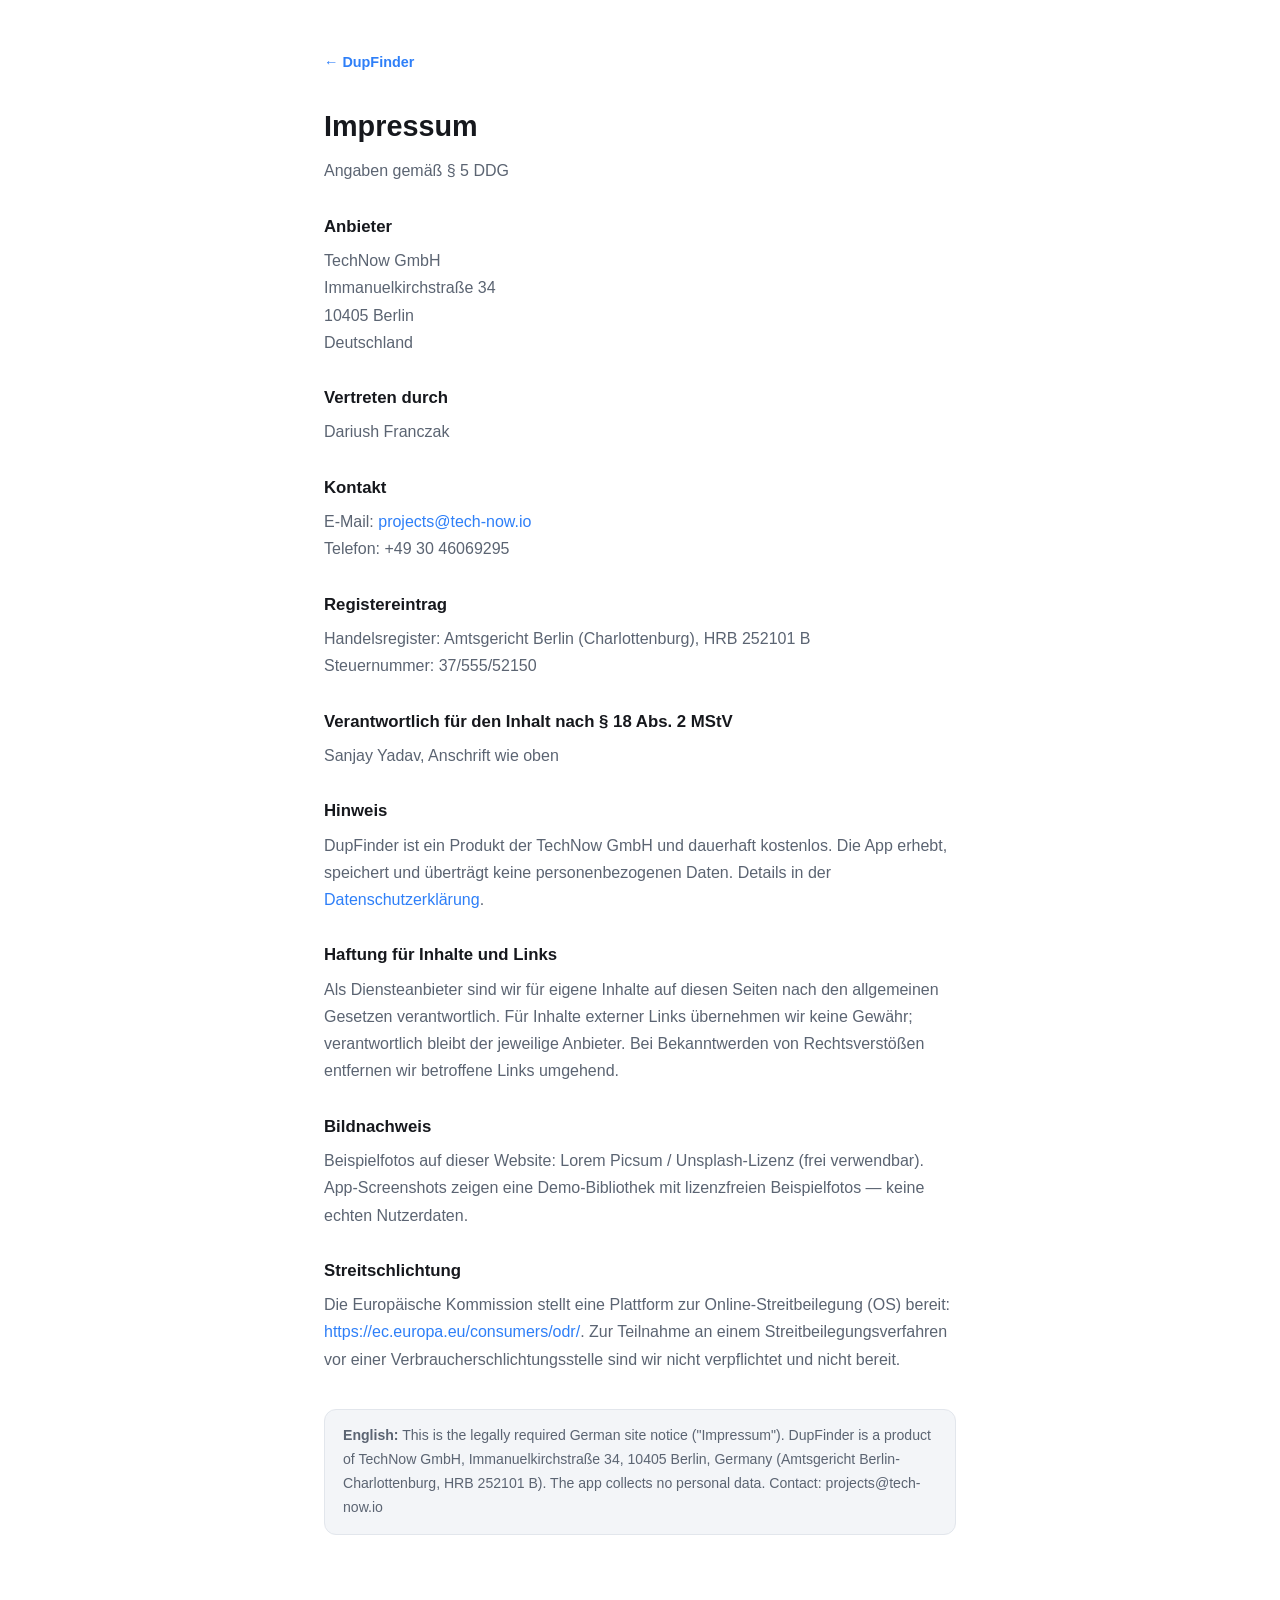
<file: impressum.html>
<!DOCTYPE html>
<html lang="de">
<head>
<meta charset="utf-8">
<meta name="viewport" content="width=device-width, initial-scale=1">
<title>Impressum — DupFinder</title>
<meta name="robots" content="noindex">
<link rel="canonical" href="https://getdupfinder.com/impressum.html">
<link rel="icon" type="image/png" sizes="32x32" href="assets/favicon-32.png">
<link rel="icon" type="image/png" sizes="192x192" href="assets/favicon-192.png">
<link rel="apple-touch-icon" href="assets/apple-touch-icon.png">
<style>
  :root {
    --accent: #2e7ff8; --bg: #ffffff; --fg: #16181d; --muted: #5b6472;
    --card: #f3f5f8; --border: #e2e6ec;
  }
  @media (prefers-color-scheme: dark) {
    :root { --bg: #101216; --fg: #eef1f5; --muted: #9aa4b2; --card: #1a1e25; --border: #2a303a; }
  }
  * { margin: 0; padding: 0; box-sizing: border-box; }
  body {
    font-family: -apple-system, BlinkMacSystemFont, "Segoe UI", Roboto, Helvetica, Arial, sans-serif;
    background: var(--bg); color: var(--fg); line-height: 1.7;
  }
  .wrap { max-width: 680px; margin: 0 auto; padding: 48px 24px 80px; }
  h1 { font-size: 1.8rem; margin-bottom: 6px; }
  h2 { font-size: 1.05rem; margin: 28px 0 6px; }
  p, address { color: var(--muted); font-style: normal; }
  a { color: var(--accent); text-decoration: none; }
  .back { display: inline-block; margin-bottom: 28px; font-size: .9rem; font-weight: 600; }
  .en-note { background: var(--card); border: 1px solid var(--border); border-radius: 12px;
             padding: 14px 18px; margin-top: 36px; font-size: .88rem; color: var(--muted); }
</style>
</head>
<body>
<div class="wrap">
  <a class="back" href="./">← DupFinder</a>
  <h1>Impressum</h1>
  <p>Angaben gemäß § 5 DDG</p>

  <h2>Anbieter</h2>
  <address>
    TechNow GmbH<br>
    Immanuelkirchstraße 34<br>
    10405 Berlin<br>
    Deutschland
  </address>

  <h2>Vertreten durch</h2>
  <p>Dariush Franczak</p>

  <h2>Kontakt</h2>
  <p>E-Mail: <a href="mailto:projects@tech-now.io">projects@tech-now.io</a><br>Telefon: +49 30 46069295</p>

  <h2>Registereintrag</h2>
  <p>Handelsregister: Amtsgericht Berlin (Charlottenburg), HRB 252101 B<br>
     Steuernummer: 37/555/52150</p>

  <h2>Verantwortlich für den Inhalt nach § 18 Abs. 2 MStV</h2>
  <p>Sanjay Yadav, Anschrift wie oben</p>

  <h2>Hinweis</h2>
  <p>DupFinder ist ein Produkt der TechNow GmbH und dauerhaft kostenlos.
     Die App erhebt, speichert und überträgt keine personenbezogenen Daten.
     Details in der <a href="de/privacy.html">Datenschutzerklärung</a>.</p>

  <h2>Haftung für Inhalte und Links</h2>
  <p>Als Diensteanbieter sind wir für eigene Inhalte auf diesen Seiten nach den allgemeinen
     Gesetzen verantwortlich. Für Inhalte externer Links übernehmen wir keine Gewähr;
     verantwortlich bleibt der jeweilige Anbieter. Bei Bekanntwerden von Rechtsverstößen
     entfernen wir betroffene Links umgehend.</p>

  <h2>Bildnachweis</h2>
  <p>Beispielfotos auf dieser Website: Lorem Picsum / Unsplash-Lizenz (frei verwendbar).
     App-Screenshots zeigen eine Demo-Bibliothek mit lizenzfreien Beispielfotos — keine echten Nutzerdaten.</p>

  <h2>Streitschlichtung</h2>
  <p>Die Europäische Kommission stellt eine Plattform zur Online-Streitbeilegung (OS) bereit:
     <a href="https://ec.europa.eu/consumers/odr/" rel="noopener">https://ec.europa.eu/consumers/odr/</a>.
     Zur Teilnahme an einem Streitbeilegungsverfahren vor einer Verbraucherschlichtungsstelle
     sind wir nicht verpflichtet und nicht bereit.</p>

  <div class="en-note">
    <strong>English:</strong> This is the legally required German site notice ("Impressum").
    DupFinder is a product of TechNow GmbH, Immanuelkirchstraße 34, 10405 Berlin, Germany
    (Amtsgericht Berlin-Charlottenburg, HRB 252101 B). The app collects no personal data.
    Contact: projects@tech-now.io
  </div>
</div>
</body>
</html>
</file>
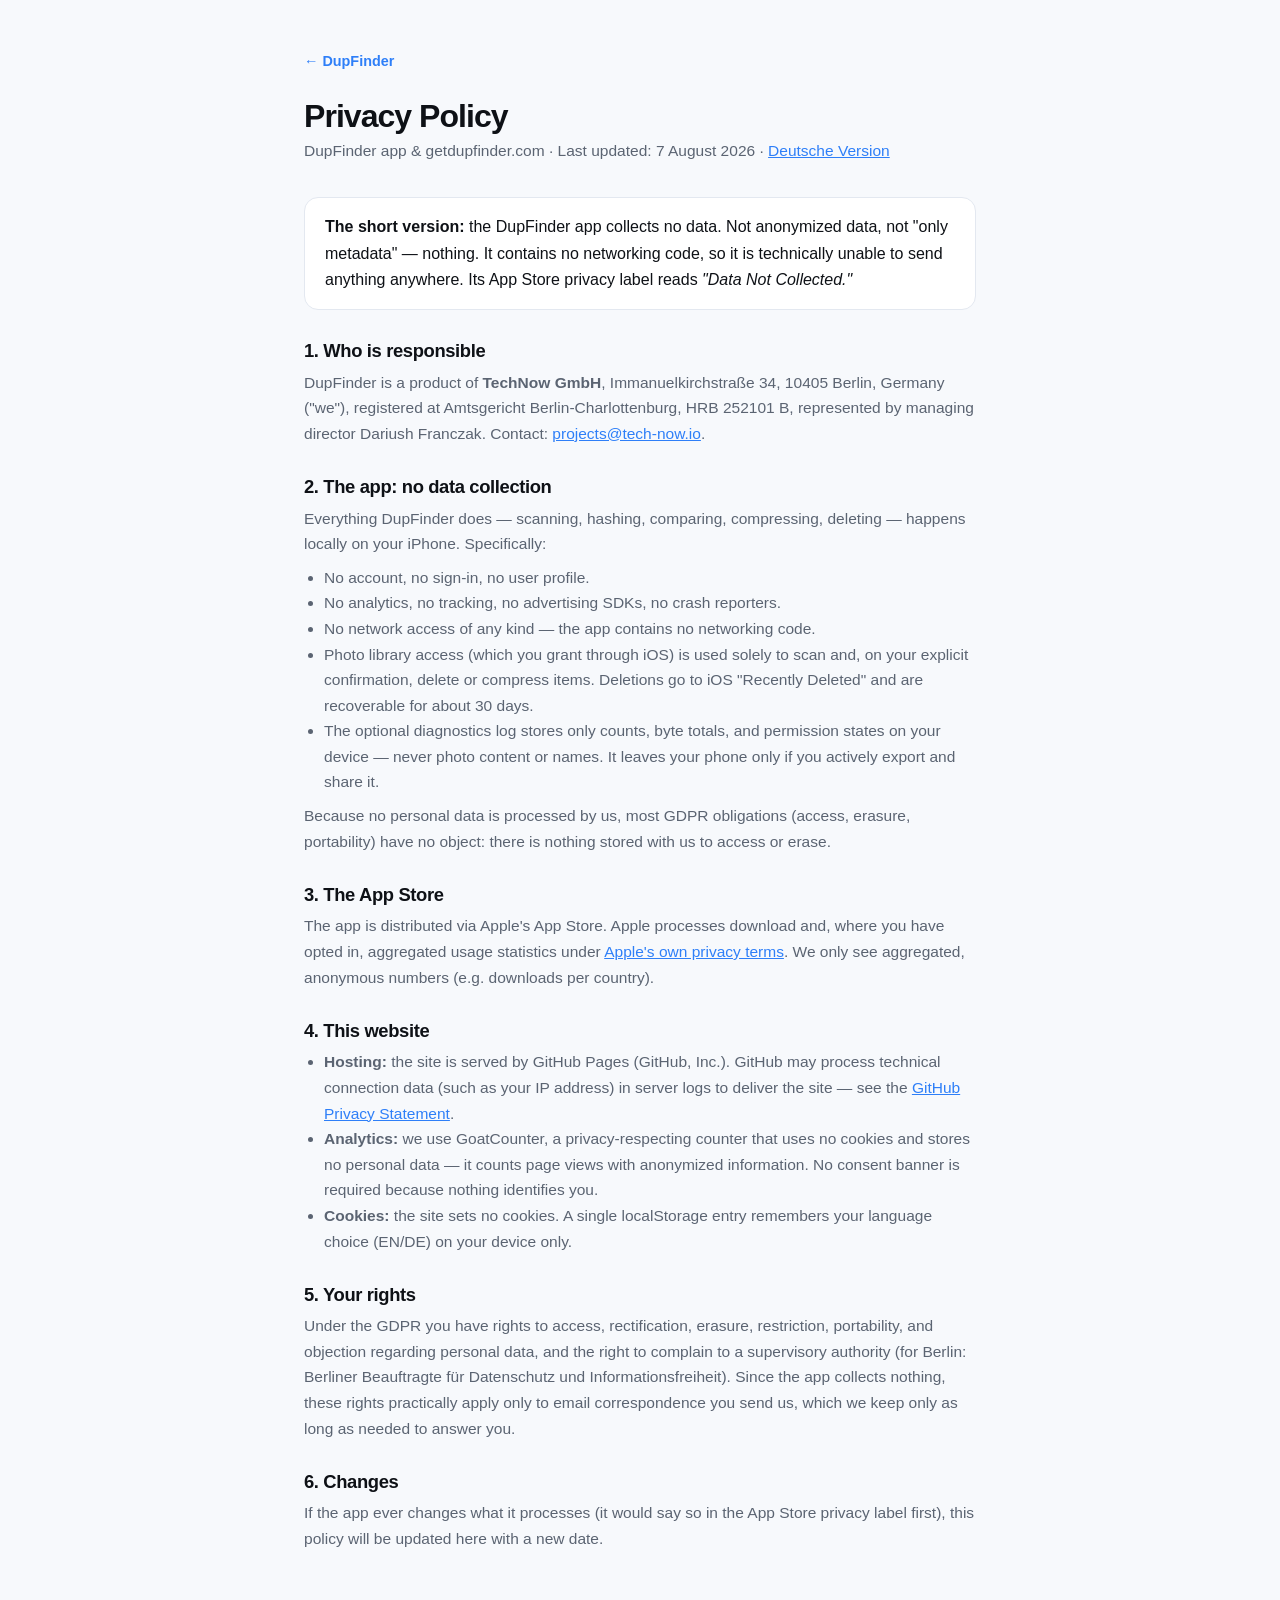
<file: privacy.html>
<!DOCTYPE html>
<html lang="en">
<head>
<meta charset="utf-8">
<meta name="viewport" content="width=device-width, initial-scale=1">
<title>Privacy Policy — DupFinder</title>
<link rel="alternate" hreflang="de" href="https://getdupfinder.com/de/privacy.html">
<link rel="alternate" hreflang="en" href="https://getdupfinder.com/privacy.html">
<link rel="canonical" href="https://getdupfinder.com/privacy.html">
<link rel="icon" type="image/png" sizes="32x32" href="assets/favicon-32.png">
<link rel="icon" type="image/png" sizes="192x192" href="assets/favicon-192.png">
<link rel="apple-touch-icon" href="assets/apple-touch-icon.png">
<link rel="stylesheet" href="style.css">
<style>
  .legal { max-width: 720px; margin: 0 auto; padding: 48px 24px 90px; }
  .legal h1 { font-size: 2rem; margin-bottom: 4px; }
  .legal .sub { color: var(--muted); margin-bottom: 34px; }
  .legal h2 { font-size: 1.15rem; margin: 30px 0 8px; }
  .legal p, .legal li { color: var(--muted); font-size: .97rem; }
  .legal ul { padding-left: 20px; margin: 8px 0; }
  .legal .back { display: inline-block; margin-bottom: 26px; font-weight: 600; font-size: .9rem; color: var(--accent); text-decoration: none; }
  .legal .card-note { background: var(--card); border: 1px solid var(--border); border-radius: 14px; padding: 16px 20px; margin: 18px 0; }
</style>
</head>
<body>
<div class="legal">
  <a class="back" href="./">← DupFinder</a>
  <h1>Privacy Policy</h1>
  <p class="sub">DupFinder app &amp; getdupfinder.com · Last updated: 7 August 2026 · <a href="de/privacy.html" style="color:var(--accent)">Deutsche Version</a></p>

  <div class="card-note">
    <strong>The short version:</strong> the DupFinder app collects no data. Not anonymized data,
    not "only metadata" — nothing. It contains no networking code, so it is technically unable
    to send anything anywhere. Its App Store privacy label reads <em>"Data Not Collected."</em>
  </div>

  <h2>1. Who is responsible</h2>
  <p>DupFinder is a product of <strong>TechNow GmbH</strong>, Immanuelkirchstraße 34, 10405 Berlin,
     Germany ("we"), registered at Amtsgericht Berlin-Charlottenburg, HRB 252101&nbsp;B,
     represented by managing director Dariush Franczak.
     Contact: <a href="mailto:projects@tech-now.io" style="color:var(--accent)">projects@tech-now.io</a>.</p>

  <h2>2. The app: no data collection</h2>
  <p>Everything DupFinder does — scanning, hashing, comparing, compressing, deleting — happens
     locally on your iPhone. Specifically:</p>
  <ul>
    <li>No account, no sign-in, no user profile.</li>
    <li>No analytics, no tracking, no advertising SDKs, no crash reporters.</li>
    <li>No network access of any kind — the app contains no networking code.</li>
    <li>Photo library access (which you grant through iOS) is used solely to scan and, on your
        explicit confirmation, delete or compress items. Deletions go to iOS "Recently Deleted"
        and are recoverable for about 30 days.</li>
    <li>The optional diagnostics log stores only counts, byte totals, and permission states on
        your device — never photo content or names. It leaves your phone only if you actively
        export and share it.</li>
  </ul>
  <p>Because no personal data is processed by us, most GDPR obligations (access, erasure,
     portability) have no object: there is nothing stored with us to access or erase.</p>

  <h2>3. The App Store</h2>
  <p>The app is distributed via Apple's App Store. Apple processes download and, where you have
     opted in, aggregated usage statistics under
     <a href="https://www.apple.com/legal/privacy/" style="color:var(--accent)">Apple's own privacy terms</a>.
     We only see aggregated, anonymous numbers (e.g. downloads per country).</p>

  <h2>4. This website</h2>
  <ul>
    <li><strong>Hosting:</strong> the site is served by GitHub Pages (GitHub, Inc.). GitHub may
        process technical connection data (such as your IP address) in server logs to deliver
        the site — see the
        <a href="https://docs.github.com/en/site-policy/privacy-policies/github-general-privacy-statement" style="color:var(--accent)">GitHub Privacy Statement</a>.</li>
    <li><strong>Analytics:</strong> we use GoatCounter, a privacy-respecting counter that uses no
        cookies and stores no personal data — it counts page views with anonymized information.
        No consent banner is required because nothing identifies you.</li>
    <li><strong>Cookies:</strong> the site sets no cookies. A single localStorage entry remembers
        your language choice (EN/DE) on your device only.</li>
  </ul>

  <h2>5. Your rights</h2>
  <p>Under the GDPR you have rights to access, rectification, erasure, restriction, portability,
     and objection regarding personal data, and the right to complain to a supervisory authority
     (for Berlin: Berliner Beauftragte für Datenschutz und Informationsfreiheit). Since the app
     collects nothing, these rights practically apply only to email correspondence you send us,
     which we keep only as long as needed to answer you.</p>

  <h2>6. Changes</h2>
  <p>If the app ever changes what it processes (it would say so in the App Store privacy label
     first), this policy will be updated here with a new date.</p>
</div>
</body>
</html>
</file>
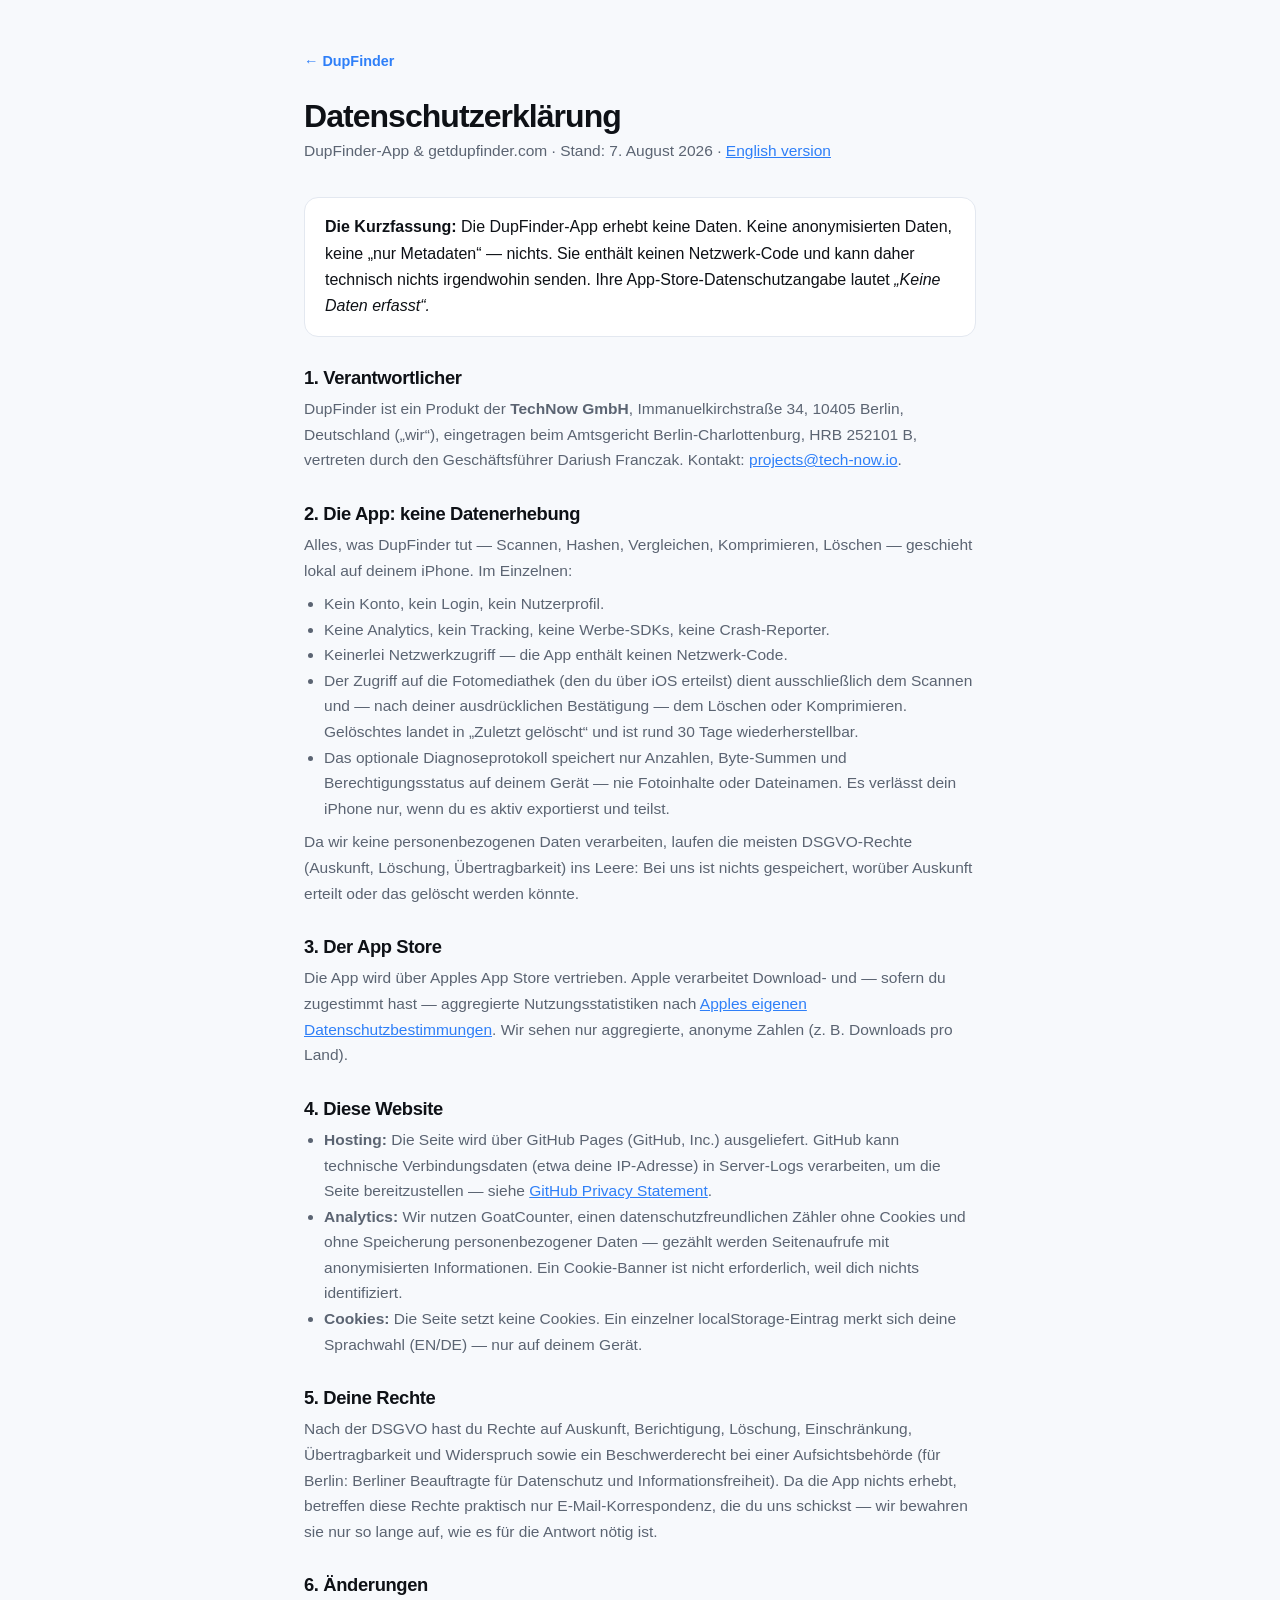
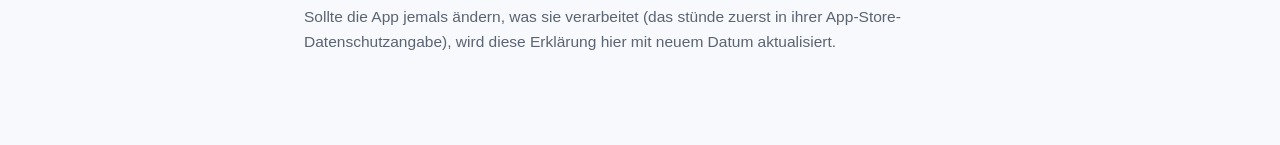
<file: de/privacy.html>
<!DOCTYPE html>
<html lang="de">
<head>
<meta charset="utf-8">
<meta name="viewport" content="width=device-width, initial-scale=1">
<title>Datenschutzerklärung — DupFinder</title>
<link rel="alternate" hreflang="en" href="https://getdupfinder.com/privacy.html">
<link rel="alternate" hreflang="de" href="https://getdupfinder.com/de/privacy.html">
<link rel="canonical" href="https://getdupfinder.com/de/privacy.html">
<link rel="icon" type="image/png" sizes="32x32" href="../assets/favicon-32.png">
<link rel="icon" type="image/png" sizes="192x192" href="../assets/favicon-192.png">
<link rel="apple-touch-icon" href="../assets/apple-touch-icon.png">
<link rel="stylesheet" href="../style.css">
<style>
  .legal { max-width: 720px; margin: 0 auto; padding: 48px 24px 90px; }
  .legal h1 { font-size: 2rem; margin-bottom: 4px; }
  .legal .sub { color: var(--muted); margin-bottom: 34px; }
  .legal h2 { font-size: 1.15rem; margin: 30px 0 8px; }
  .legal p, .legal li { color: var(--muted); font-size: .97rem; }
  .legal ul { padding-left: 20px; margin: 8px 0; }
  .legal .back { display: inline-block; margin-bottom: 26px; font-weight: 600; font-size: .9rem; color: var(--accent); text-decoration: none; }
  .legal .card-note { background: var(--card); border: 1px solid var(--border); border-radius: 14px; padding: 16px 20px; margin: 18px 0; }
</style>
</head>
<body>
<div class="legal">
  <a class="back" href="./">← DupFinder</a>
  <h1>Datenschutzerklärung</h1>
  <p class="sub">DupFinder-App &amp; getdupfinder.com · Stand: 7. August 2026 · <a href="../privacy.html" style="color:var(--accent)">English version</a></p>

  <div class="card-note">
    <strong>Die Kurzfassung:</strong> Die DupFinder-App erhebt keine Daten. Keine anonymisierten
    Daten, keine „nur Metadaten“ — nichts. Sie enthält keinen Netzwerk-Code und kann daher
    technisch nichts irgendwohin senden. Ihre App-Store-Datenschutzangabe lautet
    <em>„Keine Daten erfasst“.</em>
  </div>

  <h2>1. Verantwortlicher</h2>
  <p>DupFinder ist ein Produkt der <strong>TechNow GmbH</strong>, Immanuelkirchstraße 34,
     10405 Berlin, Deutschland („wir“), eingetragen beim Amtsgericht Berlin-Charlottenburg,
     HRB 252101&nbsp;B, vertreten durch den Geschäftsführer Dariush Franczak. Kontakt:
     <a href="mailto:projects@tech-now.io" style="color:var(--accent)">projects@tech-now.io</a>.</p>

  <h2>2. Die App: keine Datenerhebung</h2>
  <p>Alles, was DupFinder tut — Scannen, Hashen, Vergleichen, Komprimieren, Löschen — geschieht
     lokal auf deinem iPhone. Im Einzelnen:</p>
  <ul>
    <li>Kein Konto, kein Login, kein Nutzerprofil.</li>
    <li>Keine Analytics, kein Tracking, keine Werbe-SDKs, keine Crash-Reporter.</li>
    <li>Keinerlei Netzwerkzugriff — die App enthält keinen Netzwerk-Code.</li>
    <li>Der Zugriff auf die Fotomediathek (den du über iOS erteilst) dient ausschließlich dem
        Scannen und — nach deiner ausdrücklichen Bestätigung — dem Löschen oder Komprimieren.
        Gelöschtes landet in „Zuletzt gelöscht“ und ist rund 30 Tage wiederherstellbar.</li>
    <li>Das optionale Diagnoseprotokoll speichert nur Anzahlen, Byte-Summen und
        Berechtigungsstatus auf deinem Gerät — nie Fotoinhalte oder Dateinamen. Es verlässt dein
        iPhone nur, wenn du es aktiv exportierst und teilst.</li>
  </ul>
  <p>Da wir keine personenbezogenen Daten verarbeiten, laufen die meisten DSGVO-Rechte (Auskunft,
     Löschung, Übertragbarkeit) ins Leere: Bei uns ist nichts gespeichert, worüber Auskunft
     erteilt oder das gelöscht werden könnte.</p>

  <h2>3. Der App Store</h2>
  <p>Die App wird über Apples App Store vertrieben. Apple verarbeitet Download- und — sofern du
     zugestimmt hast — aggregierte Nutzungsstatistiken nach
     <a href="https://www.apple.com/legal/privacy/" style="color:var(--accent)">Apples eigenen Datenschutzbestimmungen</a>.
     Wir sehen nur aggregierte, anonyme Zahlen (z.&nbsp;B. Downloads pro Land).</p>

  <h2>4. Diese Website</h2>
  <ul>
    <li><strong>Hosting:</strong> Die Seite wird über GitHub Pages (GitHub, Inc.) ausgeliefert.
        GitHub kann technische Verbindungsdaten (etwa deine IP-Adresse) in Server-Logs
        verarbeiten, um die Seite bereitzustellen — siehe
        <a href="https://docs.github.com/en/site-policy/privacy-policies/github-general-privacy-statement" style="color:var(--accent)">GitHub Privacy Statement</a>.</li>
    <li><strong>Analytics:</strong> Wir nutzen GoatCounter, einen datenschutzfreundlichen Zähler
        ohne Cookies und ohne Speicherung personenbezogener Daten — gezählt werden Seitenaufrufe
        mit anonymisierten Informationen. Ein Cookie-Banner ist nicht erforderlich, weil dich
        nichts identifiziert.</li>
    <li><strong>Cookies:</strong> Die Seite setzt keine Cookies. Ein einzelner
        localStorage-Eintrag merkt sich deine Sprachwahl (EN/DE) — nur auf deinem Gerät.</li>
  </ul>

  <h2>5. Deine Rechte</h2>
  <p>Nach der DSGVO hast du Rechte auf Auskunft, Berichtigung, Löschung, Einschränkung,
     Übertragbarkeit und Widerspruch sowie ein Beschwerderecht bei einer Aufsichtsbehörde
     (für Berlin: Berliner Beauftragte für Datenschutz und Informationsfreiheit). Da die App
     nichts erhebt, betreffen diese Rechte praktisch nur E-Mail-Korrespondenz, die du uns
     schickst — wir bewahren sie nur so lange auf, wie es für die Antwort nötig ist.</p>

  <h2>6. Änderungen</h2>
  <p>Sollte die App jemals ändern, was sie verarbeitet (das stünde zuerst in ihrer
     App-Store-Datenschutzangabe), wird diese Erklärung hier mit neuem Datum aktualisiert.</p>
</div>
</body>
</html>
</file>
<file: style.css>
/* DupFinder — modern landing (2026): restrained glass, bento grid, glow accents.
   Self-contained: system fonts only, no external assets. */

:root {
  --accent: #2e7ff8;
  --accent-2: #6a5cff;
  --accent-dark: #0a38a0;
  --bg: #f7f9fc;
  --bg-raise: #ffffff;
  --fg: #0e1116;
  --muted: #5b6472;
  --card: #ffffff;
  --card-2: #eef2f8;
  --border: #e3e8f0;
  --good: #16a05c;
  --bad: #cf4540;
  --warn: #b7791f;
  --glass: rgba(255, 255, 255, .72);
  --glow-a: rgba(46, 127, 248, .16);
  --glow-b: rgba(106, 92, 255, .12);
  --shadow: 0 10px 40px rgba(14, 30, 60, .08);
  --serif: "Iowan Old Style", "New York", Georgia, serif;
}
@media (prefers-color-scheme: dark) {
  :root {
    --bg: #0b0d12;
    --bg-raise: #11141b;
    --fg: #eef1f6;
    --muted: #98a2b3;
    --card: #141822;
    --card-2: #1a1f2c;
    --border: #232a38;
    --glass: rgba(17, 20, 27, .66);
    --glow-a: rgba(46, 127, 248, .22);
    --glow-b: rgba(106, 92, 255, .16);
    --shadow: 0 10px 40px rgba(0, 0, 0, .45);
  }
}

* { margin: 0; padding: 0; box-sizing: border-box; }
html { scroll-behavior: smooth; }
body {
  font-family: -apple-system, BlinkMacSystemFont, "Segoe UI", Roboto, Helvetica, Arial, sans-serif;
  background: var(--bg); color: var(--fg); line-height: 1.65;
  -webkit-font-smoothing: antialiased;
}
.wrap { max-width: 1080px; margin: 0 auto; padding: 0 24px; }

/* ── evidence type: monospace carries the "proof" voice ── */
.mono, .sec-kicker, .eyebrow, .cta-note, th, .stat b, .table-note, .shot figcaption {
  font-family: ui-monospace, "SF Mono", SFMono-Regular, Menlo, monospace;
}
.sec-kicker, .eyebrow { letter-spacing: .1em; }

/* ── ambient hex field behind the hero ── */
#hexfield {
  position: absolute; inset: 0; width: 100%; height: 100%;
  pointer-events: none; z-index: -1;
}
header.hero { position: relative; }

/* ── glow ground ── */
.aurora {
  position: fixed; inset: 0; z-index: -1; pointer-events: none; overflow: hidden;
}
.aurora::before, .aurora::after {
  content: ""; position: absolute; border-radius: 50%; filter: blur(90px);
}
.aurora::before {
  width: 640px; height: 640px; top: -220px; right: -140px; background: var(--glow-a);
}
.aurora::after {
  width: 520px; height: 520px; top: 380px; left: -200px; background: var(--glow-b);
}

/* ── nav ── */
nav {
  position: sticky; top: 0; z-index: 50;
  background: var(--glass);
  -webkit-backdrop-filter: saturate(1.4) blur(14px); backdrop-filter: saturate(1.4) blur(14px);
  border-bottom: 1px solid var(--border);
}
.nav-inner {
  max-width: 1080px; margin: 0 auto; padding: 12px 24px;
  display: flex; align-items: center; gap: 22px;
}
.brand { display: flex; align-items: center; gap: 10px; font-weight: 800; font-size: 1.02rem; text-decoration: none; color: var(--fg); }
.brand .mark {
  width: 30px; height: 30px; border-radius: 8px; display: grid; place-items: center;
  background: linear-gradient(180deg, #2e80fa, #0a38a0);
  box-shadow: 0 4px 12px rgba(30, 90, 220, .35);
}
.brand .mark svg { width: 16px; height: 16px; fill: #fff; }
.nav-links { display: flex; gap: 18px; margin-left: auto; }
.nav-links a { font-size: .9rem; font-weight: 600; color: var(--muted); text-decoration: none; }
.nav-links a:hover { color: var(--fg); }
.nav-cta {
  font-size: .88rem; font-weight: 700; color: #fff !important; text-decoration: none;
  background: var(--accent); padding: 8px 16px; border-radius: 999px;
}
.nav-lang { display: flex; gap: 2px; margin-left: 8px; }
.nav-lang a, .nav-lang span {
  font-size: .78rem; font-weight: 700; padding: 4px 10px; border-radius: 999px;
  text-decoration: none; color: var(--muted);
}
.nav-lang span { background: var(--card-2); color: var(--fg); }
@media (max-width: 720px) { .nav-links a:not(.nav-cta) { display: none; } }

/* ── hero ── */
.hero { padding: 76px 0 40px; }
.hero-grid {
  display: grid; grid-template-columns: 1.15fr .85fr; gap: 40px; align-items: center;
}
@media (max-width: 860px) { .hero-grid { grid-template-columns: 1fr; } }
.eyebrow {
  display: inline-flex; align-items: center; gap: 8px;
  font-size: .8rem; font-weight: 700; letter-spacing: .04em;
  color: var(--accent); background: color-mix(in srgb, var(--accent) 10%, transparent);
  border: 1px solid color-mix(in srgb, var(--accent) 25%, transparent);
  padding: 6px 14px; border-radius: 999px; margin-bottom: 22px;
}
.eyebrow .dot { width: 7px; height: 7px; border-radius: 50%; background: var(--good); }
h1 {
  font-size: clamp(2.4rem, 5.4vw, 3.7rem); line-height: 1.06; letter-spacing: -0.03em;
  font-weight: 800;
}
h1 .grad {
  background: linear-gradient(92deg, var(--accent), var(--accent-2));
  -webkit-background-clip: text; background-clip: text; color: transparent;
}
.tagline { font-size: 1.15rem; color: var(--muted); margin: 20px 0 28px; max-width: 520px; }
.cta-row { display: flex; gap: 14px; align-items: center; flex-wrap: wrap; }
.cta {
  display: inline-block; background: var(--accent); color: #fff; text-decoration: none;
  font-weight: 700; padding: 15px 30px; border-radius: 14px; font-size: 1.02rem;
  box-shadow: 0 10px 26px rgba(46, 127, 248, .38);
  transition: transform .15s ease, box-shadow .15s ease;
}
.cta:hover { transform: translateY(-1px); box-shadow: 0 14px 32px rgba(46, 127, 248, .45); }
.cta.ghost {
  background: transparent; color: var(--fg); border: 1.5px solid var(--border); box-shadow: none;
}
.cta-note { color: var(--muted); font-size: .85rem; margin-top: 16px; }

/* ── phone mockup (real screenshot) ── */
.phone-stage { position: relative; display: grid; place-items: center; padding: 12px 0; }
.phone {
  width: 272px; border-radius: 44px; padding: 10px;
  background: linear-gradient(160deg, #2a2f3a, #10131a);
  box-shadow: var(--shadow), 0 30px 80px rgba(14, 30, 60, .25);
  transform: rotate(3deg);
}
.screen {
  border-radius: 36px; overflow: hidden; background: var(--bg-raise);
  border: 1px solid var(--border); line-height: 0;
}
.screen img { width: 100%; height: auto; display: block; }

/* ── screenshot gallery ── */
.shots { display: grid; grid-template-columns: repeat(3, 1fr); gap: 20px; }
@media (max-width: 780px) { .shots { grid-template-columns: 1fr; max-width: 340px; margin: 0 auto; } }
.shot figure { margin: 0; }
.shot .frame {
  border-radius: 30px; padding: 7px;
  background: linear-gradient(160deg, #2a2f3a, #10131a);
  box-shadow: var(--shadow);
}
.shot .frame img { width: 100%; height: auto; display: block; border-radius: 24px; }
.shot figcaption {
  text-align: center; font-size: .88rem; color: var(--muted); margin-top: 12px;
}
.shot figcaption b { color: var(--fg); }
.phone { transition: transform .25s ease; will-change: transform; }

/* ── the signature: two identical photos merge, the hash proves it ── */
.phone-stage { padding-top: 150px; }
.pairproof {
  position: absolute; top: 0; left: 50%; transform: translateX(-50%);
  width: 240px; text-align: center; z-index: 2;
}
.pp-cards { position: relative; height: 96px; }
.pp-card {
  position: absolute; top: 0; left: 50%; width: 84px; height: 84px;
  margin-left: -42px; border-radius: 14px; padding: 5px;
  background: var(--bg-raise); border: 1px solid var(--border);
  box-shadow: var(--shadow); transition: transform 1s cubic-bezier(.22,1,.36,1);
}
.pp-card img { width: 100%; height: 100%; object-fit: cover; border-radius: 10px; display: block; }
.pp-1 { transform: translateX(-72px) rotate(-7deg); }
.pp-2 { transform: translateX(72px) rotate(7deg); }
.pairproof.merge .pp-1, .pairproof.done .pp-1 { transform: translateX(-14px) rotate(-3deg); }
.pairproof.merge .pp-2, .pairproof.done .pp-2 { transform: translateX(14px) rotate(3deg); }
.pp-hash {
  font-family: ui-monospace, Menlo, monospace; font-size: .68rem;
  color: var(--accent); min-height: 1.2em; margin-top: 4px;
}
.pp-chip {
  display: inline-block; margin-top: 6px; padding: 5px 12px; border-radius: 999px;
  background: color-mix(in srgb, var(--good) 14%, transparent); color: var(--good);
  font-size: .7rem; font-weight: 700;
  opacity: 0; transform: scale(.7); transition: opacity .3s ease, transform .3s cubic-bezier(.34,1.56,.64,1);
}
.pp-chip.on { opacity: 1; transform: scale(1); }
@media (max-width: 860px) { .phone-stage { padding-top: 160px; } }

/* ── spotlight: cursor-tracked glow on cards ── */
body.spot .b-card, body.spot .stat { position: relative; overflow: hidden; }
body.spot .b-card::after, body.spot .stat::after {
  content: ""; position: absolute; inset: 0; pointer-events: none;
  background: radial-gradient(220px circle at var(--mx, 50%) var(--my, 50%),
              color-mix(in srgb, var(--accent) 9%, transparent), transparent 70%);
  opacity: 0; transition: opacity .25s ease;
}
body.spot .b-card:hover::after, body.spot .stat:hover::after { opacity: 1; }

/* ── stats strip ── */
.stats {
  display: grid; grid-template-columns: repeat(4, 1fr); gap: 12px;
  margin: 44px 0 0;
}
@media (max-width: 720px) { .stats { grid-template-columns: repeat(2, 1fr); } }
.stat {
  background: var(--card); border: 1px solid var(--border); border-radius: 16px;
  padding: 18px 20px; text-align: center;
}
.stat b { font-size: 1.5rem; letter-spacing: -0.02em; display: block; }
.stat small { color: var(--muted); font-size: .8rem; }

/* ── sections ── */
section { padding: 72px 0 0; }
.sec-kicker {
  font-size: .78rem; font-weight: 800; letter-spacing: .08em; text-transform: uppercase;
  color: var(--accent); margin-bottom: 10px;
}
h2 { font-size: clamp(1.6rem, 3.2vw, 2.2rem); letter-spacing: -0.02em; line-height: 1.15; margin-bottom: 10px; }
.lead { color: var(--muted); max-width: 620px; margin-bottom: 34px; font-size: 1.02rem; }

/* ── bento ── */
.bento { display: grid; grid-template-columns: repeat(6, 1fr); gap: 14px; }
.b-card {
  background: var(--card); border: 1px solid var(--border); border-radius: 20px;
  padding: 24px; grid-column: span 2; position: relative; overflow: hidden;
  transition: transform .18s ease, box-shadow .18s ease;
}
.b-card:hover { transform: translateY(-3px); box-shadow: var(--shadow); }
.b-card.wide { grid-column: span 3; }
.b-card.hero-card {
  grid-column: span 3;
  background: linear-gradient(150deg, color-mix(in srgb, var(--accent) 9%, var(--card)), var(--card));
}
@media (max-width: 860px) { .b-card, .b-card.wide, .b-card.hero-card { grid-column: span 6; } }
.b-card .icon {
  display: inline-grid; place-items: center; width: 46px; height: 46px;
  border-radius: 13px; background: color-mix(in srgb, var(--accent) 10%, transparent);
  color: var(--accent); margin-bottom: 14px;
}
.b-card .icon svg { width: 22px; height: 22px; stroke: currentColor; fill: none; stroke-width: 1.8; stroke-linecap: round; stroke-linejoin: round; }
.b-card h3 { font-size: 1.05rem; margin-bottom: 6px; letter-spacing: -0.01em; }
.b-card p { font-size: .92rem; color: var(--muted); }
.b-card .proof {
  margin-top: 14px; font-family: ui-monospace, SFMono-Regular, Menlo, monospace;
  font-size: .68rem; color: var(--accent); background: var(--card-2);
  border-radius: 9px; padding: 8px 10px; overflow: hidden; text-overflow: ellipsis; white-space: nowrap;
}

/* ── founder letter ── */
.letter {
  max-width: 720px; margin: 0 auto; background: var(--card);
  border: 1px solid var(--border); border-radius: 24px; padding: 44px 48px;
  box-shadow: var(--shadow); position: relative;
}
@media (max-width: 640px) { .letter { padding: 30px 24px; } }
.letter::before {
  content: "“"; position: absolute; top: 6px; left: 26px;
  font-family: var(--serif); font-size: 5rem; color: color-mix(in srgb, var(--accent) 30%, transparent);
  line-height: 1;
}
.letter p { margin-bottom: 18px; font-size: 1.02rem; }
.letter .aside { color: var(--muted); font-style: italic; }
.letter .sig { display: flex; align-items: center; gap: 14px; margin-top: 26px; }
.letter .sig .ava {
  width: 46px; height: 46px; border-radius: 50%; display: grid; place-items: center;
  background: linear-gradient(160deg, var(--accent), var(--accent-2));
  color: #fff; font-weight: 800; font-size: 1.05rem;
}
.letter .sig b { display: block; font-family: var(--serif); font-size: 1.1rem; }
.letter .sig small { color: var(--muted); }

/* ── compare table ── */
.table-card {
  background: var(--card); border: 1px solid var(--border); border-radius: 20px;
  overflow: hidden; box-shadow: var(--shadow);
}
.table-scroll { overflow-x: auto; }
table { width: 100%; border-collapse: collapse; font-size: .95rem; }
th, td { padding: 15px 18px; text-align: left; border-bottom: 1px solid var(--border); }
tr:last-child td { border-bottom: none; }
th { font-size: .76rem; text-transform: uppercase; letter-spacing: .06em; color: var(--muted); background: var(--card-2); }
td.yes { color: var(--good); font-weight: 700; }
td.no { color: var(--bad); font-weight: 700; }
td.warn { color: var(--warn); font-weight: 700; }
tr.self td { background: color-mix(in srgb, var(--good) 6%, transparent); }
.table-note { font-size: .82rem; color: var(--muted); margin-top: 12px; }

/* ── honesty ── */
.honest {
  border-left: 4px solid var(--accent); background: var(--card);
  border-radius: 0 18px 18px 0; padding: 24px 28px; border-top: 1px solid var(--border);
  border-right: 1px solid var(--border); border-bottom: 1px solid var(--border);
}

/* ── faq ── */
details {
  background: var(--card); border: 1px solid var(--border); border-radius: 16px;
  padding: 18px 22px; margin-bottom: 10px;
}
summary { font-weight: 700; cursor: pointer; list-style: none; position: relative; padding-right: 28px; }
summary::-webkit-details-marker { display: none; }
summary::after {
  content: "+"; position: absolute; right: 0; top: 50%; transform: translateY(-50%);
  color: var(--accent); font-size: 1.3rem; font-weight: 600; transition: transform .18s ease;
}
details[open] summary::after { transform: translateY(-50%) rotate(45deg); }
details p { margin-top: 10px; color: var(--muted); font-size: .95rem; }

/* ── final cta ── */
.final {
  text-align: center; margin: 72px 0 0; padding: 60px 24px;
  background: linear-gradient(150deg, color-mix(in srgb, var(--accent) 10%, var(--card)), var(--card));
  border: 1px solid var(--border); border-radius: 28px;
}

footer { padding: 44px 0 64px; margin-top: 40px; border-top: 1px solid var(--border); color: var(--muted); font-size: .88rem; text-align: center; }
footer a { color: var(--accent); text-decoration: none; }

/* ── nav scroll progress ── */
#navprog {
  position: absolute; left: 0; bottom: -1px; height: 2px; width: 0;
  background: linear-gradient(90deg, var(--accent), var(--accent-2));
  transition: width .1s linear;
}

/* ── animated gradient ring on the primary CTA ── */
.cta.glow { position: relative; z-index: 0; }
.cta.glow::before {
  content: ""; position: absolute; inset: -2px; border-radius: 16px; z-index: -1;
  background: conic-gradient(from var(--ang, 0deg), var(--accent), var(--accent-2), #35c98e, var(--accent));
  animation: spin-ring 4s linear infinite;
  filter: blur(6px); opacity: .7;
}
@property --ang { syntax: "<angle>"; initial-value: 0deg; inherits: false; }
@keyframes spin-ring { to { --ang: 360deg; } }

/* ── the scan demo: beam sweeps thumbnails, finds the pair ── */
.scanstrip { margin-top: 54px; }
.scan-frame {
  position: relative; overflow: hidden;
  background: var(--card); border: 1px solid var(--border); border-radius: 20px;
  padding: 18px 18px 14px; box-shadow: var(--shadow);
}
.scan-head {
  display: flex; justify-content: space-between; align-items: baseline; margin-bottom: 12px;
  font-family: ui-monospace, Menlo, monospace; font-size: .78rem; color: var(--muted);
}
.scan-head b { color: var(--fg); }
.scan-head .found { color: var(--good); font-weight: 700; }
.scan-row { display: grid; grid-template-columns: repeat(8, 1fr); gap: 10px; position: relative; }
@media (max-width: 720px) { .scan-row { grid-template-columns: repeat(4, 1fr); } }
.scan-ph {
  position: relative; aspect-ratio: 1; border-radius: 12px; overflow: hidden;
  border: 2px solid transparent; transition: border-color .3s ease, transform .3s ease;
}
.scan-ph img { width: 100%; height: 100%; object-fit: cover; display: block; }
.scan-ph.lit { border-color: var(--accent); }
.scan-ph.dup { border-color: var(--good); transform: scale(1.04); }
.scan-ph .tag {
  position: absolute; left: 4px; bottom: 4px; right: 4px;
  font-family: ui-monospace, Menlo, monospace; font-size: .56rem; text-align: center;
  color: #fff; background: rgba(10, 14, 22, .72); border-radius: 6px; padding: 2px 3px;
  opacity: 0; transition: opacity .25s ease;
}
.scan-ph.dup .tag, .scan-ph:hover .tag { opacity: 1; }
.scan-beam {
  position: absolute; top: 0; bottom: 0; width: 3px; left: -2%;
  background: linear-gradient(180deg, transparent, var(--accent), transparent);
  box-shadow: 0 0 18px 3px color-mix(in srgb, var(--accent) 55%, transparent);
  opacity: 0; pointer-events: none;
}
.scan-verdict {
  margin-top: 12px; text-align: center; font-size: .8rem; font-weight: 700; color: var(--good);
  font-family: ui-monospace, Menlo, monospace;
  opacity: 0; transform: translateY(4px); transition: opacity .4s ease, transform .4s ease;
}
.scan-verdict.on { opacity: 1; transform: none; }

/* scan demo: living-pipeline additions */
.scan-progress {
  height: 3px; border-radius: 2px; background: var(--card-2);
  margin: 0 0 14px; overflow: hidden;
}
.scan-progress i {
  display: block; height: 100%; width: 0;
  background: linear-gradient(90deg, var(--accent), var(--accent-2));
}
.scan-ph::before {
  content: ""; position: absolute; inset: 0; z-index: 1; pointer-events: none;
  background: linear-gradient(105deg, transparent 38%, rgba(255,255,255,.4) 50%, transparent 62%);
  transform: translateX(-130%);
}
.scan-ph.lit::before { animation: ph-shimmer .5s ease; }
@keyframes ph-shimmer { to { transform: translateX(130%); } }
.scan-ph.cmp { border-color: var(--accent-2); }
.scan-ph.removed { opacity: .35; transform: scale(.82); filter: grayscale(1); }
.scan-ph .bin {
  position: absolute; top: 4px; left: 4px; right: 4px; z-index: 2;
  font-family: ui-monospace, Menlo, monospace; font-size: .54rem; text-align: center;
  color: #fff; background: rgba(10, 14, 22, .78); border-radius: 6px; padding: 2px 3px;
  opacity: 0; transition: opacity .3s ease;
}
.scan-ph.removed .bin { opacity: 1; }
#scanlink { position: absolute; inset: 0; pointer-events: none; z-index: 2; width: 100%; height: 100%; }
#scanlink path {
  stroke: var(--good); stroke-width: 2; fill: none;
  stroke-dasharray: 600; stroke-dashoffset: 600; stroke-linecap: round;
}
#scanlink.draw path { animation: drawlink .8s ease forwards; }
@keyframes drawlink { to { stroke-dashoffset: 0; } }
.scan-chips {
  display: flex; gap: 18px; justify-content: center; flex-wrap: wrap; margin-top: 12px;
  font-family: ui-monospace, Menlo, monospace; font-size: .72rem; color: var(--muted);
}
.scan-chips b { color: var(--fg); font-variant-numeric: tabular-nums; }
.scan-chips .up b { color: var(--good); }

/* ── scrollytelling: sticky phone, story on the left ── */
.scrolly { display: grid; grid-template-columns: 1fr 400px; gap: 48px; }
@media (max-width: 860px) { .scrolly { grid-template-columns: 1fr; } .scrolly-phone { display: none; } }
.scrolly-steps { display: flex; flex-direction: column; }
.step {
  min-height: 68vh; display: flex; flex-direction: column; justify-content: center;
  opacity: .25; transition: opacity .4s ease;
}
.step.active { opacity: 1; }
.step .kicker {
  font-family: ui-monospace, Menlo, monospace; font-size: .78rem; font-weight: 800;
  letter-spacing: .1em; text-transform: uppercase; color: var(--accent); margin-bottom: 10px;
}
.step h3 { font-size: 1.6rem; letter-spacing: -0.02em; margin-bottom: 12px; }
.step p { color: var(--muted); max-width: 420px; }
.scrolly-phone { position: relative; }
.scrolly-stick { position: sticky; top: 90px; display: grid; place-items: center; }
.scrolly-stick .frame {
  width: 280px; border-radius: 44px; padding: 10px;
  background: linear-gradient(160deg, #2a2f3a, #10131a);
  box-shadow: var(--shadow), 0 30px 80px rgba(14, 30, 60, .25);
}
.scrolly-stick .frame-screen { border-radius: 36px; overflow: hidden; position: relative; line-height: 0; }
.scrolly-stick .frame-screen img {
  width: 100%; height: auto; display: block;
  position: absolute; inset: 0; opacity: 0; transition: opacity .45s ease;
}
.scrolly-stick .frame-screen img.base { position: relative; opacity: 0; }
.scrolly-stick .frame-screen img.show { opacity: 1; }
.scrolly-dots { display: flex; gap: 8px; justify-content: center; margin-top: 16px; }
.scrolly-dots span {
  width: 8px; height: 8px; border-radius: 50%; background: var(--border); transition: background .3s ease, transform .3s ease;
}
.scrolly-dots span.on { background: var(--accent); transform: scale(1.25); }

/* ── reveal on scroll ── */
.reveal { opacity: 0; transform: translateY(22px); transition: opacity .6s ease, transform .6s ease; }
.reveal.in { opacity: 1; transform: none; }
@media (prefers-reduced-motion: reduce) {
  html { scroll-behavior: auto; }
  .reveal { opacity: 1; transform: none; transition: none; }
  .cta, .b-card { transition: none; }
}
</file>
